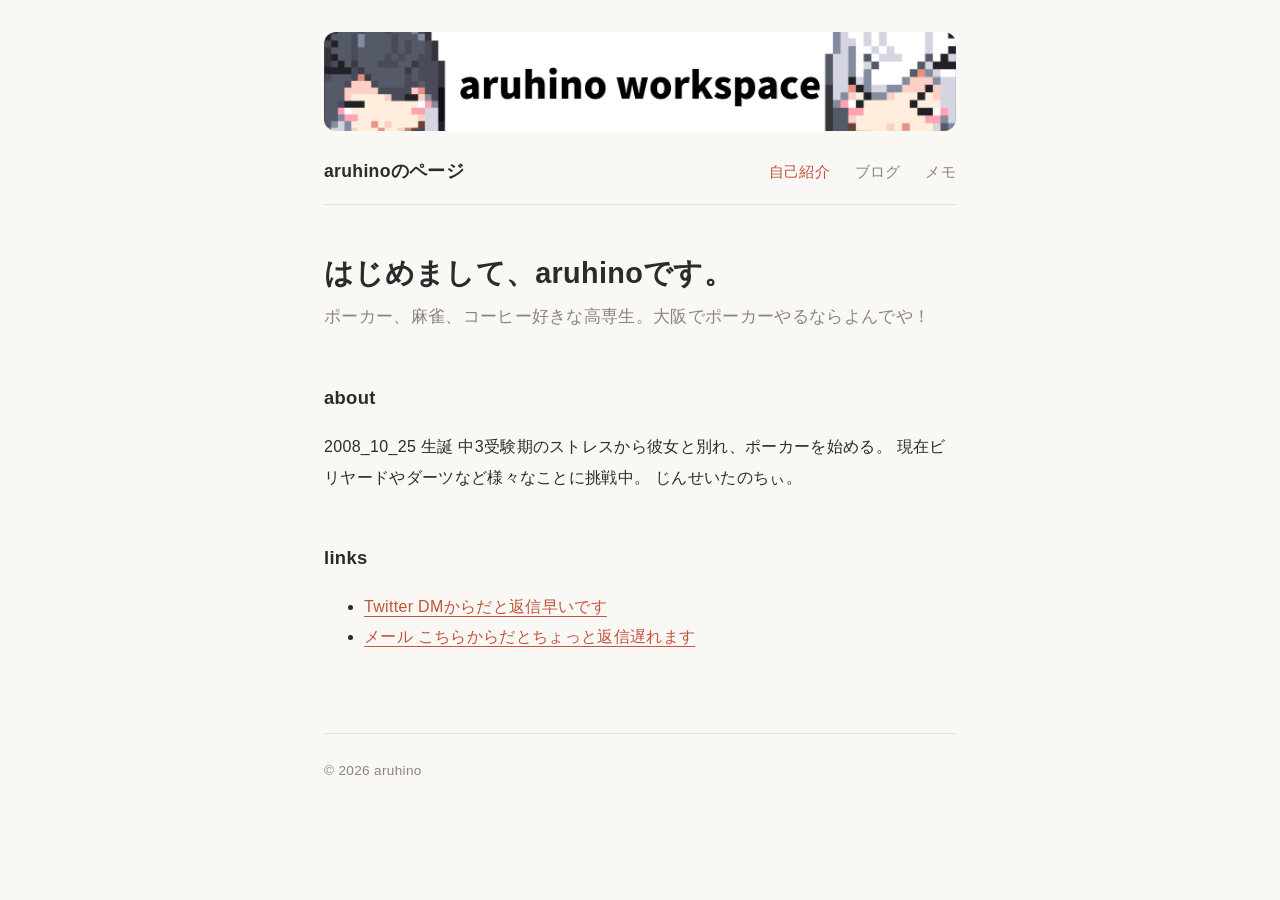
<file: index.html>
<!DOCTYPE html>
<html lang="ja">
  <img class="hero" src="header.png" alt="サイトのヘッダー画像">
<head>
  <meta charset="UTF-8">
  <meta name="viewport" content="width=device-width, initial-scale=1">
  <title>自己紹介 | aruhinoのページ</title>
  <link rel="stylesheet" href="style.css">
</head>
<body>

  <header>
    <a class="site-title" href="index.html">aruhinoのページ</a>
    <nav>
      <a href="index.html" aria-current="page">自己紹介</a>
      <a href="blog.html">ブログ</a>
      <a href="memo.html">メモ</a>
    </nav>
  </header>

  <main>
    <h1>はじめまして、aruhinoです。</h1>
    <p class="lead">ポーカー、麻雀、コーヒー好きな高専生。大阪でポーカーやるならよんでや！</p>

    <h2>about</h2>
    <p>
      2008_10_25 生誕
      中3受験期のストレスから彼女と別れ、ポーカーを始める。
      現在ビリヤードやダーツなど様々なことに挑戦中。
      じんせいたのちぃ。
    </p>

    <h2>links</h2>
    <ul>
      <li><a href="https://x.com/aruhino_1025">Twitter DMからだと返信早いです</a></li>
      <li><a href="mailto:aruhino.0905@gmail.com">メール こちらからだとちょっと返信遅れます</a></li>
    </ul>
  </main>

  <footer>© 2026 aruhino</footer>

</body>
</html>
</file>
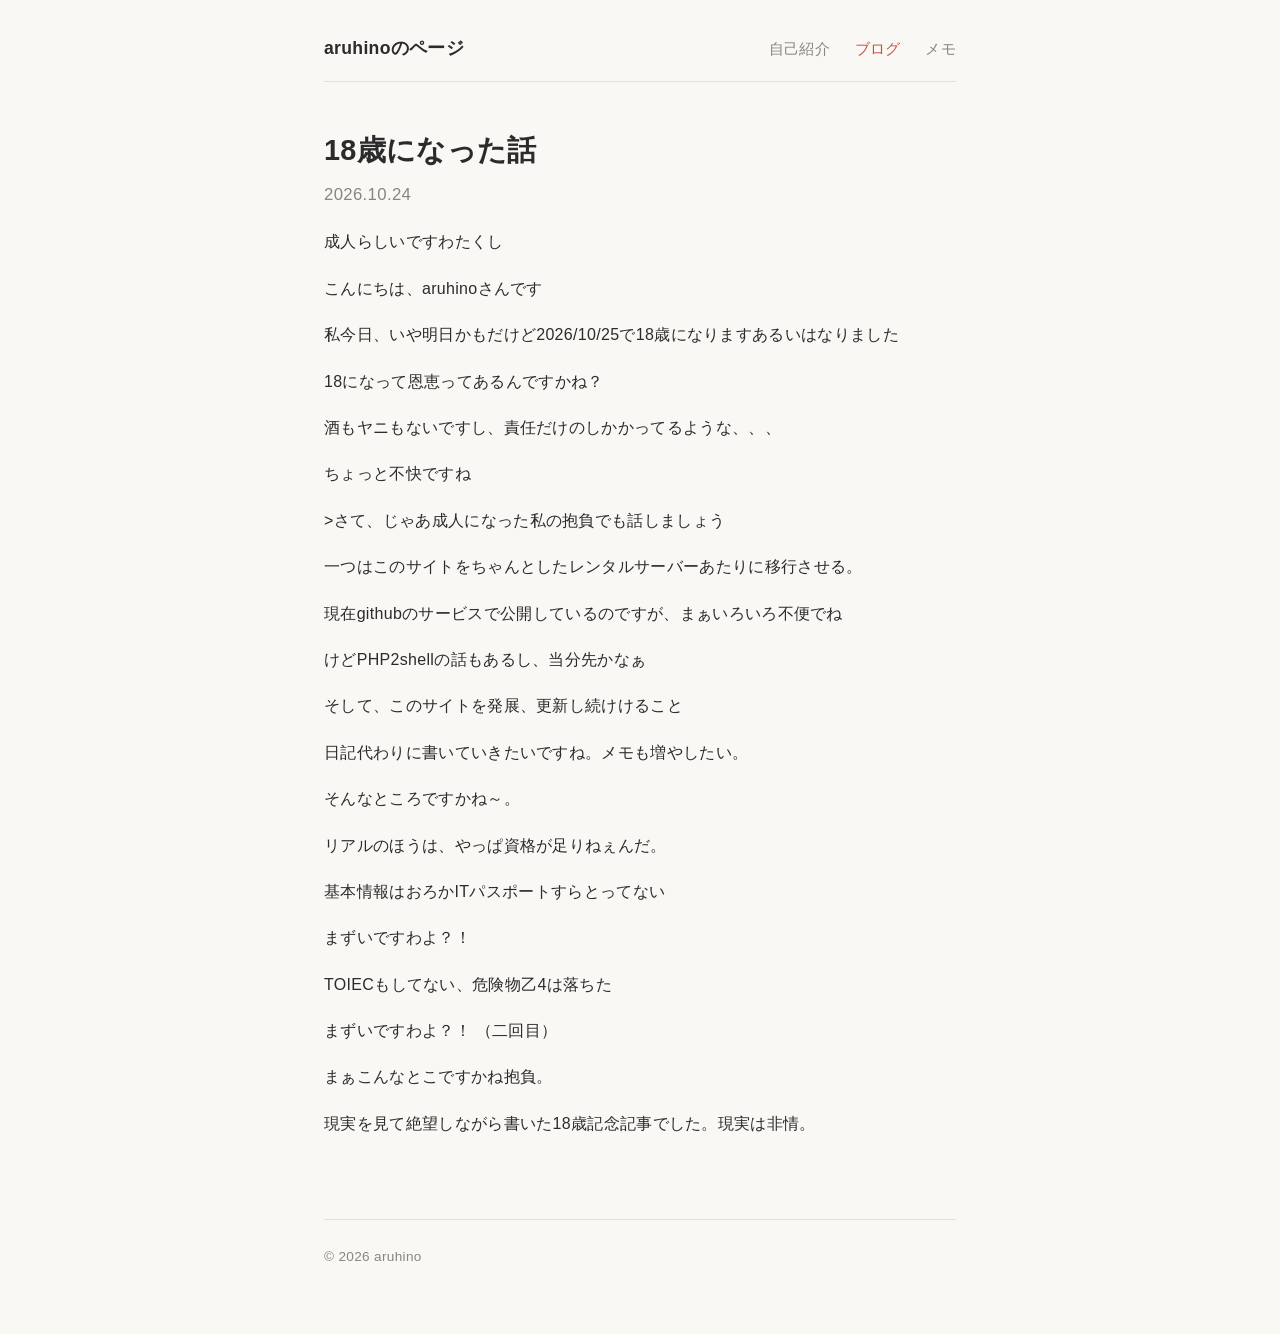
<file: 2026-10-24.html>
<!DOCTYPE html>
<html lang="ja">
<head>
  <meta charset="UTF-8">
  <meta name="viewport" content="width=device-width, initial-scale=1">
  <title>18歳になった話 | aruhinoのページ</title>
  <!-- blog フォルダの中にあるので、パスの先頭に ../ が付く -->
  <link rel="stylesheet" href=style.css>
</head>
<body>

  <header>
    <a class="site-title" href=index.html>aruhinoのページ</a>
    <nav>
      <a href=index.html>自己紹介</a>
      <a href=blog.html aria-current="page">ブログ</a>
      <a href=memo.html>メモ</a>
    </nav>
  </header>

  <main>
    <article>
      <h1>18歳になった話</h1>
      <p class="lead"><time datetime="2026-10-22">2026.10.24</time></p>

      <!--<p>ここに記事の本文を書きます。段落ごとに &lt;p&gt; で囲みます。</p>

      <h2>見出し</h2>
      <p>新しい記事は、このファイルをコピーして名前を変え(例: 2026-10-23.html)、
      blog.html の一覧にリンクを足せば追加できます。</p>-->
      <h></h>成人らしいですわたくし
      <p>こんにちは、aruhinoさんです</p>
      <p>私今日、いや明日かもだけど2026/10/25で18歳になりますあるいはなりました</p>
      <p>18になって恩恵ってあるんですかね？</p>
      <p>酒もヤニもないですし、責任だけのしかかってるような、、、</p>
      <p>ちょっと不快ですね</p>
      <p>>さて、じゃあ成人になった私の抱負でも話しましょう</p>
      <p>一つはこのサイトをちゃんとしたレンタルサーバーあたりに移行させる。</p>
      <p>現在githubのサービスで公開しているのですが、まぁいろいろ不便でね</p>
      <p>けどPHP2shellの話もあるし、当分先かなぁ</p>
      <p>そして、このサイトを発展、更新し続けけること</p>
      <P>日記代わりに書いていきたいですね。メモも増やしたい。</P>
      <p>そんなところですかね～。</p>
      <p>リアルのほうは、やっぱ資格が足りねぇんだ。</p>
      <p>基本情報はおろかITパスポートすらとってない</p>
      <p>まずいですわよ？！</p>
      <p>TOIECもしてない、危険物乙4は落ちた</p>
      <P>まずいですわよ？！ （二回目）</P>
      <p>まぁこんなとこですかね抱負。</p>
      <p>現実を見て絶望しながら書いた18歳記念記事でした。現実は非情。</p>
    </article>
    </article>
  </main>

  <footer>© 2026 aruhino</footer>

</body>
</html>
</file>
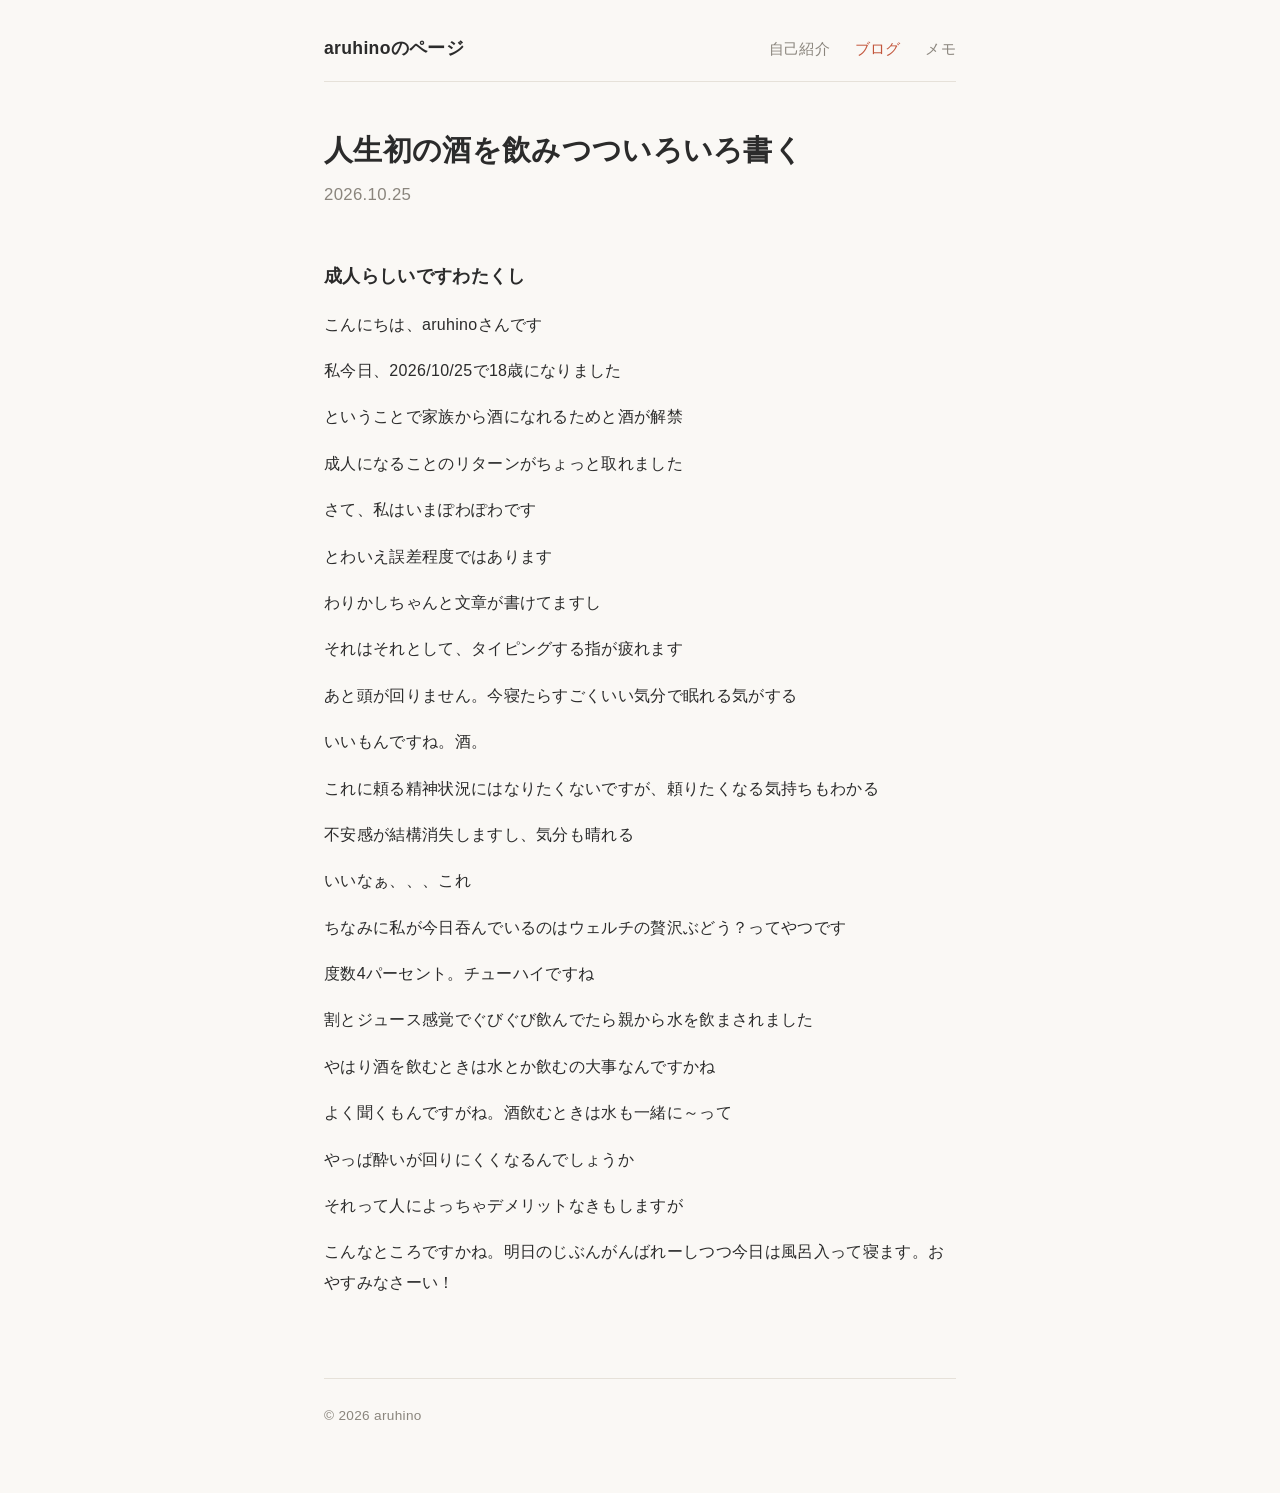
<file: 2026-10-25.html>
<!DOCTYPE html>
<html lang="ja">
<head>
  <meta charset="UTF-8">
  <meta name="viewport" content="width=device-width, initial-scale=1">
  <title>人生初の酒を飲みつついろいろ書く | aruhinoのページ</title>
  <!-- blog フォルダの中にあるので、パスの先頭に ../ が付く -->
  <link rel="stylesheet" href=style.css>
</head>
<body>

  <header>
    <a class="site-title" href=index.html>aruhinoのページ</a>
    <nav>
      <a href=index.html>自己紹介</a>
      <a href=blog.html aria-current="page">ブログ</a>
      <a href=memo.html>メモ</a>
    </nav>
  </header>

  <main>
    <article>
      <h1>人生初の酒を飲みつついろいろ書く</h1>
      <p class="lead"><time datetime="2026-10-25">2026.10.25</time></p>

      <!--<p>ここに記事の本文を書きます。段落ごとに &lt;p&gt; で囲みます。</p>

      <h2>見出し</h2>
      <p>新しい記事は、このファイルをコピーして名前を変え(例: 2026-10-23.html)、
      blog.html の一覧にリンクを足せば追加できます。</p>-->
      <h2>成人らしいですわたくし</h2>
      <p>こんにちは、aruhinoさんです</p>
      <p>私今日、2026/10/25で18歳になりました</p>
      <p>ということで家族から酒になれるためと酒が解禁</p>
      <p>成人になることのリターンがちょっと取れました</p>
      <p>さて、私はいまぽわぽわです</p>
      <p>とわいえ誤差程度ではあります</p>
      <p>わりかしちゃんと文章が書けてますし</p>
      <p>それはそれとして、タイピングする指が疲れます</p>
      <p>あと頭が回りません。今寝たらすごくいい気分で眠れる気がする</p>
      <P>いいもんですね。酒。</p>
      <p>これに頼る精神状況にはなりたくないですが、頼りたくなる気持ちもわかる</p>
      <p>不安感が結構消失しますし、気分も晴れる</p>
      <p>いいなぁ、、、これ</p>
      <p>ちなみに私が今日吞んでいるのはウェルチの贅沢ぶどう？ってやつです</p>
      <p>度数4パーセント。チューハイですね</p>
      <P>割とジュース感覚でぐびぐび飲んでたら親から水を飲まされました</P>
      <p>やはり酒を飲むときは水とか飲むの大事なんですかね</p>
      <p>よく聞くもんですがね。酒飲むときは水も一緒に～って</p>
      <p>やっぱ酔いが回りにくくなるんでしょうか</p>
      <p>それって人によっちゃデメリットなきもしますが</p>
      <p>こんなところですかね。明日のじぶんがんばれーしつつ今日は風呂入って寝ます。おやすみなさーい！</p>
    </article>
    </article>
  </main>

  <footer>© 2026 aruhino</footer>

</body>
</html>
</file>
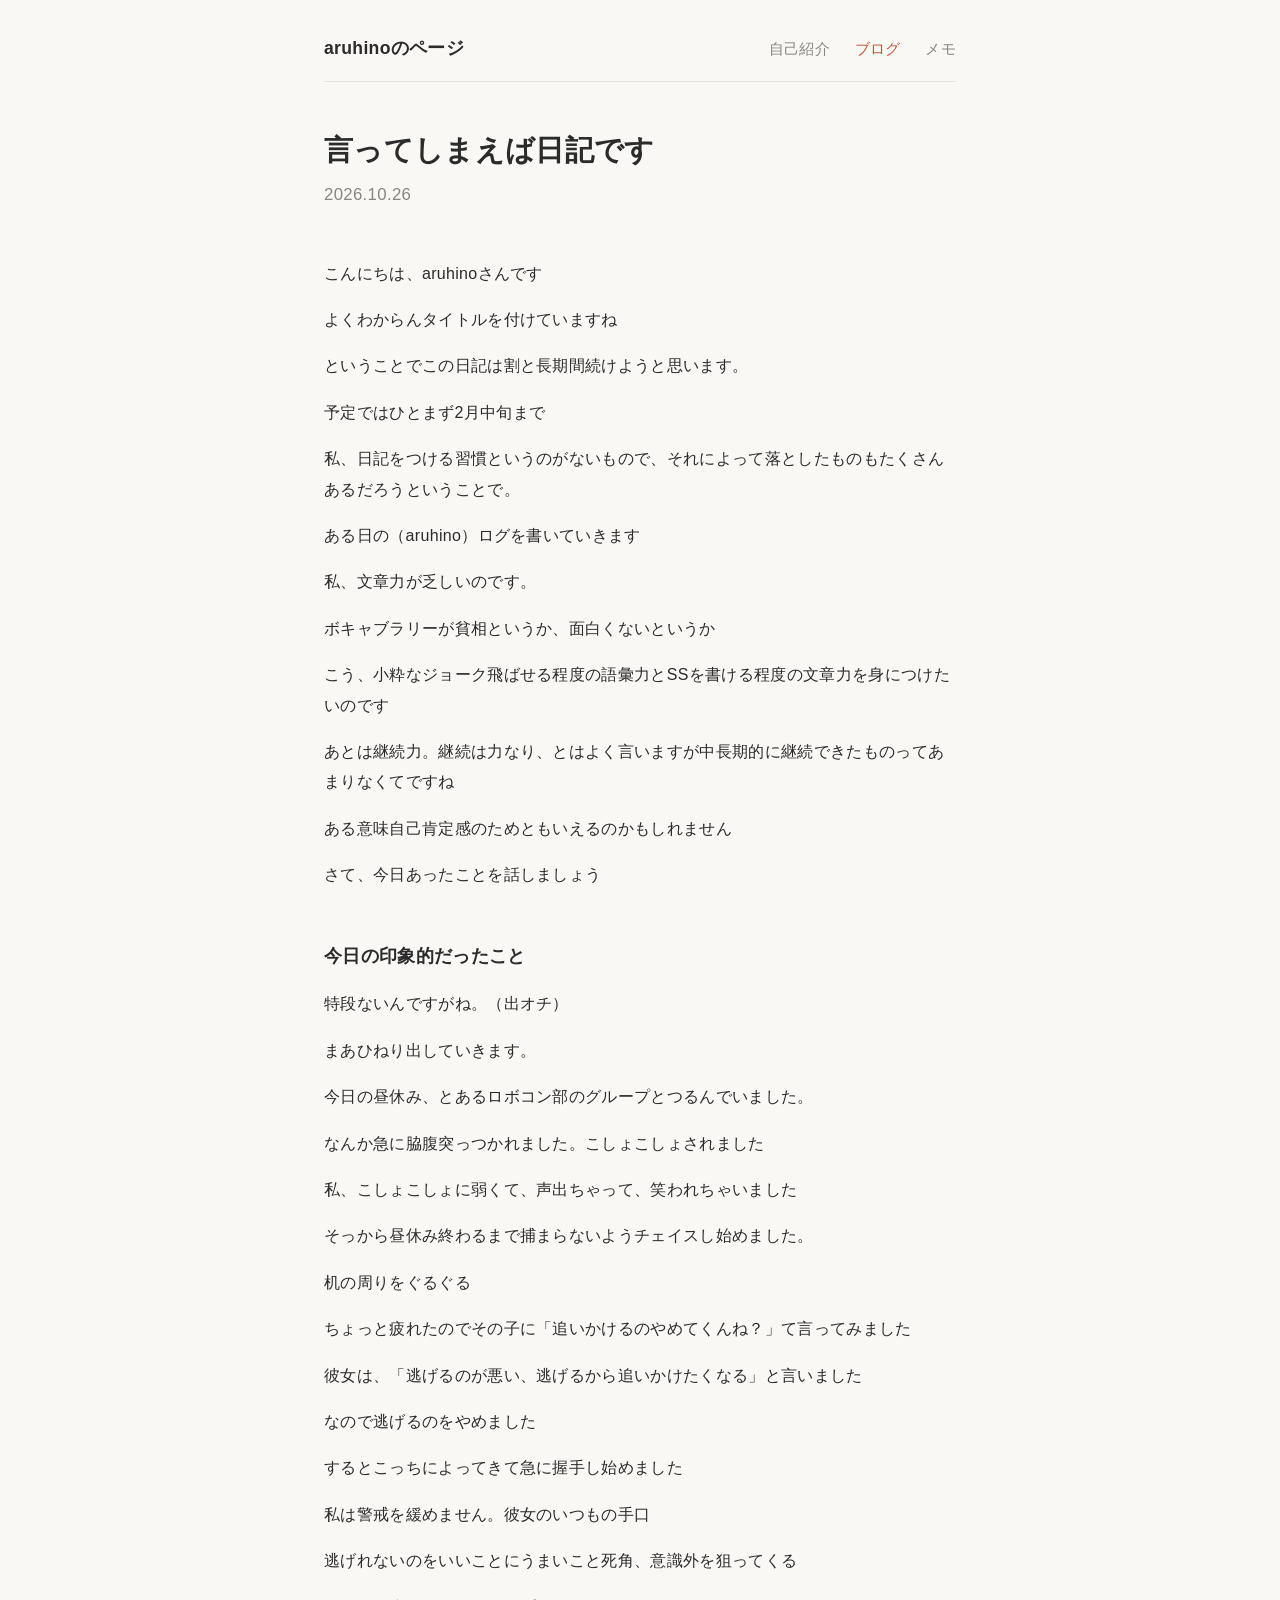
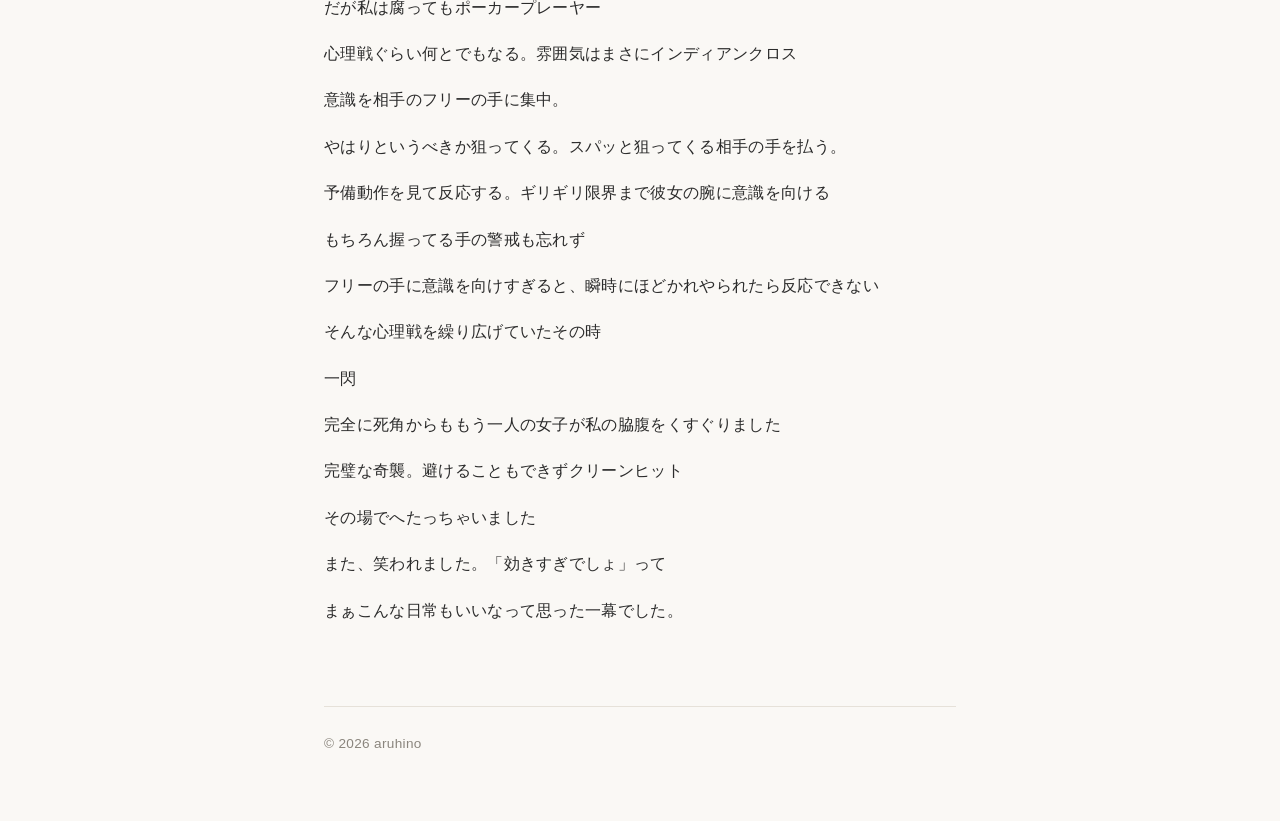
<file: 2026-10-26.html>
<!DOCTYPE html>
<html lang="ja">
<head>
  <meta charset="UTF-8">
  <meta name="viewport" content="width=device-width, initial-scale=1">
  <title>今日あったことをいろいろ書いてみることを中長期的に継続することによる記憶や人格へ影響の調査 | aruhinoのページ</title>
  <!-- blog フォルダの中にあるので、パスの先頭に ../ が付く -->
  <link rel="stylesheet" href=style.css>
</head>
<body>

  <header>
    <a class="site-title" href=index.html>aruhinoのページ</a>
    <nav>
      <a href=index.html>自己紹介</a>
      <a href=blog.html aria-current="page">ブログ</a>
      <a href=memo.html>メモ</a>
    </nav>
  </header>

  <main>
    <article>
      <h1>言ってしまえば日記です</h1>
      <p class="lead"><time datetime="2026-10-26">2026.10.26</time></p>

      <!--<p>ここに記事の本文を書きます。段落ごとに &lt;p&gt; で囲みます。</p>

      <h2>見出し</h2>
      <p>新しい記事は、このファイルをコピーして名前を変え(例: 2026-10-23.html)、
      blog.html の一覧にリンクを足せば追加できます。</p>-->
      <h2></h2>
      <p>こんにちは、aruhinoさんです</p>
      <p>よくわからんタイトルを付けていますね</p>
      <p>ということでこの日記は割と長期間続けようと思います。</p>
      <p>予定ではひとまず2月中旬まで</p>
      <p>私、日記をつける習慣というのがないもので、それによって落としたものもたくさんあるだろうということで。</p>
      <p>ある日の（aruhino）ログを書いていきます</p>
      <p>私、文章力が乏しいのです。</p>
      <p>ボキャブラリーが貧相というか、面白くないというか</p>
      <p>こう、小粋なジョーク飛ばせる程度の語彙力とSSを書ける程度の文章力を身につけたいのです</p>
      <P>あとは継続力。継続は力なり、とはよく言いますが中長期的に継続できたものってあまりなくてですね</p>
      <p>ある意味自己肯定感のためともいえるのかもしれません</p>
      <p>さて、今日あったことを話しましょう</p>
      <h2>今日の印象的だったこと</h2>
      <p>特段ないんですがね。（出オチ）</p>
      <p>まあひねり出していきます。</p>
      <P>今日の昼休み、とあるロボコン部のグループとつるんでいました。</P>
      <p>なんか急に脇腹突っつかれました。こしょこしょされました</p>
      <p>私、こしょこしょに弱くて、声出ちゃって、笑われちゃいました</p>
      <p>そっから昼休み終わるまで捕まらないようチェイスし始めました。</p>
      <p>机の周りをぐるぐる</p>
      <p>ちょっと疲れたのでその子に「追いかけるのやめてくんね？」て言ってみました</p>
      <p>彼女は、「逃げるのが悪い、逃げるから追いかけたくなる」と言いました</p>
      <p>なので逃げるのをやめました</p>
      <p>するとこっちによってきて急に握手し始めました</p>
      <p>私は警戒を緩めません。彼女のいつもの手口</p>
      <p>逃げれないのをいいことにうまいこと死角、意識外を狙ってくる</p>
      <p>だが私は腐ってもポーカープレーヤー</p>
      <p>心理戦ぐらい何とでもなる。雰囲気はまさにインディアンクロス</p>
      <p>意識を相手のフリーの手に集中。</p>
      <p>やはりというべきか狙ってくる。スパッと狙ってくる相手の手を払う。</p>
      <p>予備動作を見て反応する。ギリギリ限界まで彼女の腕に意識を向ける</p>
      <p>もちろん握ってる手の警戒も忘れず</p>
      <p>フリーの手に意識を向けすぎると、瞬時にほどかれやられたら反応できない</p>
      <p>そんな心理戦を繰り広げていたその時</p>
      <p>一閃</p>
      <p>完全に死角からももう一人の女子が私の脇腹をくすぐりました</p>
      <p>完璧な奇襲。避けることもできずクリーンヒット</p>
      <p>その場でへたっちゃいました</p>
      <p>また、笑われました。「効きすぎでしょ」って</p>
      <p>まぁこんな日常もいいなって思った一幕でした。</p>
    </article>
    </article>
  </main>

  <footer>© 2026 aruhino</footer>

</body>
</html>
</file>
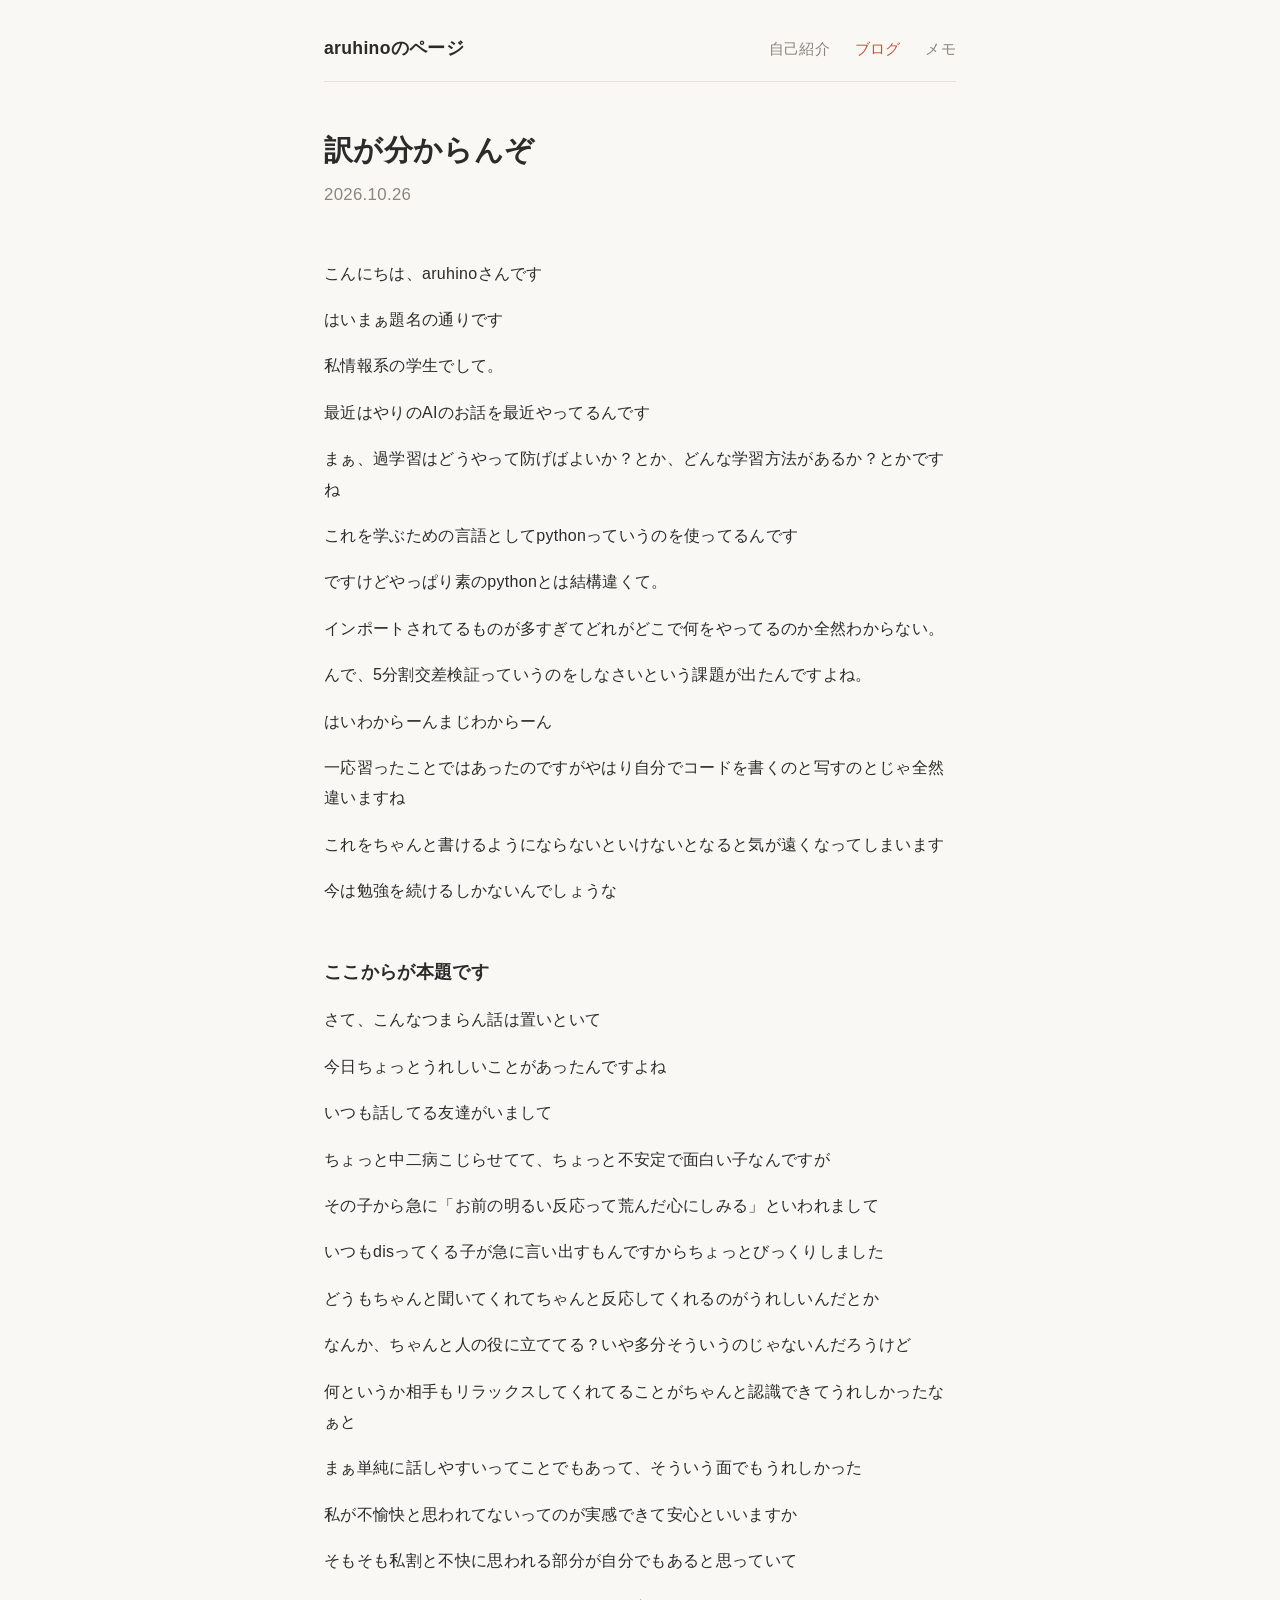
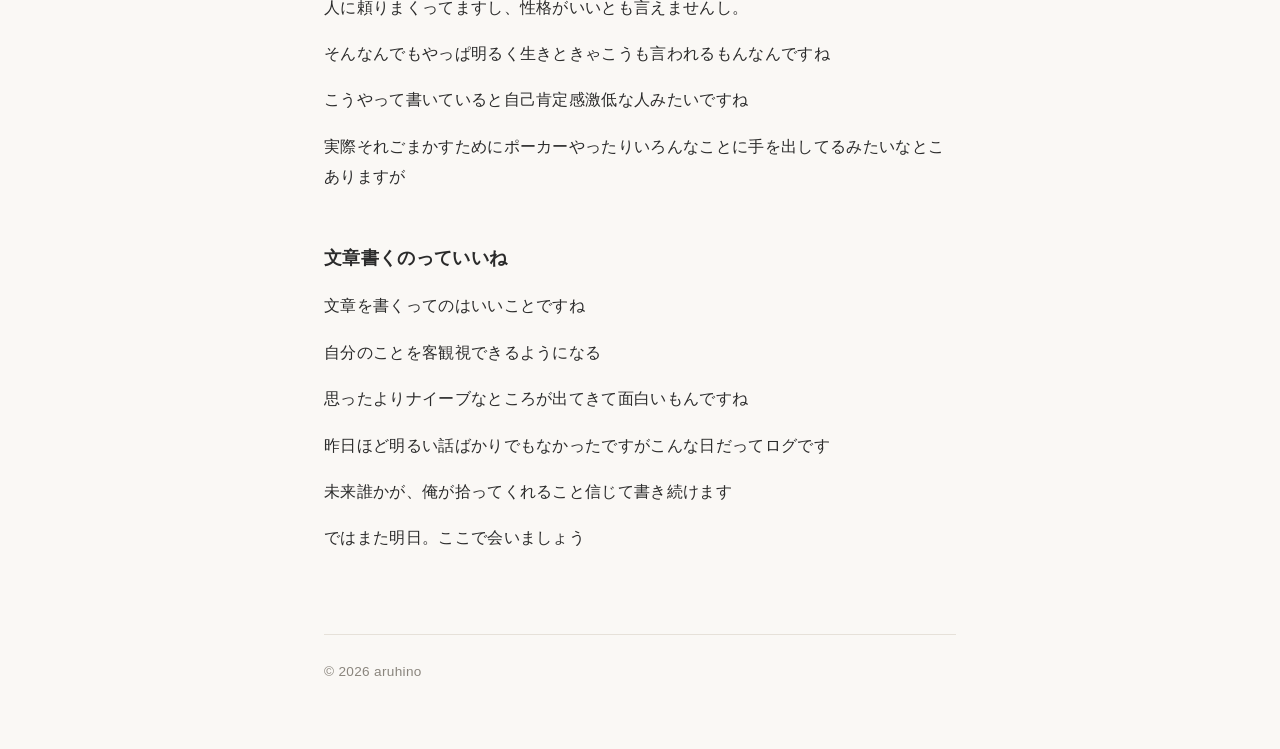
<file: 2026-10-27.html>
<!DOCTYPE html>
<html lang="ja">
<head>
  <meta charset="UTF-8">
  <meta name="viewport" content="width=device-width, initial-scale=1">
  <title>授業が普通に地獄 | aruhinoのページ</title>
  <!-- blog フォルダの中にあるので、パスの先頭に ../ が付く -->
  <link rel="stylesheet" href=style.css>
</head>
<body>

  <header>
    <a class="site-title" href=index.html>aruhinoのページ</a>
    <nav>
      <a href=index.html>自己紹介</a>
      <a href=blog.html aria-current="page">ブログ</a>
      <a href=memo.html>メモ</a>
    </nav>
  </header>

  <main>
    <article>
      <h1>訳が分からんぞ</h1>
      <p class="lead"><time datetime="2026-10-26">2026.10.26</time></p>

      <!--<p>ここに記事の本文を書きます。段落ごとに &lt;p&gt; で囲みます。</p>

      <h2>見出し</h2>
      <p>新しい記事は、このファイルをコピーして名前を変え(例: 2026-10-23.html)、
      blog.html の一覧にリンクを足せば追加できます。</p>-->
      <h2></h2>
      <p>こんにちは、aruhinoさんです</p>
      <p>はいまぁ題名の通りです</p>
      <p>私情報系の学生でして。</p>
      <p>最近はやりのAIのお話を最近やってるんです</p>
      <p>まぁ、過学習はどうやって防げばよいか？とか、どんな学習方法があるか？とかですね</p>
      <p>これを学ぶための言語としてpythonっていうのを使ってるんです</p>
      <p>ですけどやっぱり素のpythonとは結構違くて。</p>
      <p>インポートされてるものが多すぎてどれがどこで何をやってるのか全然わからない。</p>
      <p>んで、5分割交差検証っていうのをしなさいという課題が出たんですよね。</p>
      <P>はいわからーんまじわからーん</p>
      <p>一応習ったことではあったのですがやはり自分でコードを書くのと写すのとじゃ全然違いますね</p>
      <p>これをちゃんと書けるようにならないといけないとなると気が遠くなってしまいます</p>
      <p>今は勉強を続けるしかないんでしょうな</p>
      <h2>ここからが本題です</h2>
      <p>さて、こんなつまらん話は置いといて</p>
      <P>今日ちょっとうれしいことがあったんですよね</P>
      <p>いつも話してる友達がいまして</p>
      <p>ちょっと中二病こじらせてて、ちょっと不安定で面白い子なんですが</p>
      <p>その子から急に「お前の明るい反応って荒んだ心にしみる」といわれまして</p>
      <p>いつもdisってくる子が急に言い出すもんですからちょっとびっくりしました</p>
      <p>どうもちゃんと聞いてくれてちゃんと反応してくれるのがうれしいんだとか</p>
      <p>なんか、ちゃんと人の役に立ててる？いや多分そういうのじゃないんだろうけど</p>
      <p>何というか相手もリラックスしてくれてることがちゃんと認識できてうれしかったなぁと</p>
      <p>まぁ単純に話しやすいってことでもあって、そういう面でもうれしかった</p>
      <p>私が不愉快と思われてないってのが実感できて安心といいますか</p>
      <p>そもそも私割と不快に思われる部分が自分でもあると思っていて</p>
      <p>人に頼りまくってますし、性格がいいとも言えませんし。</p>
      <p>そんなんでもやっぱ明るく生きときゃこうも言われるもんなんですね</p>
      <p>こうやって書いていると自己肯定感激低な人みたいですね</p>
      <p>実際それごまかすためにポーカーやったりいろんなことに手を出してるみたいなとこありますが</p>
      <h2>文章書くのっていいね</h2>
      <p>文章を書くってのはいいことですね</p>
      <p>自分のことを客観視できるようになる</p>
      <p>思ったよりナイーブなところが出てきて面白いもんですね</p>
      <p>昨日ほど明るい話ばかりでもなかったですがこんな日だってログです</p>
      <p>未来誰かが、俺が拾ってくれること信じて書き続けます</p>
      <p>ではまた明日。ここで会いましょう</p>
    </article>
    </article>
  </main>

  <footer>© 2026 aruhino</footer>

</body>
</html>
</file>
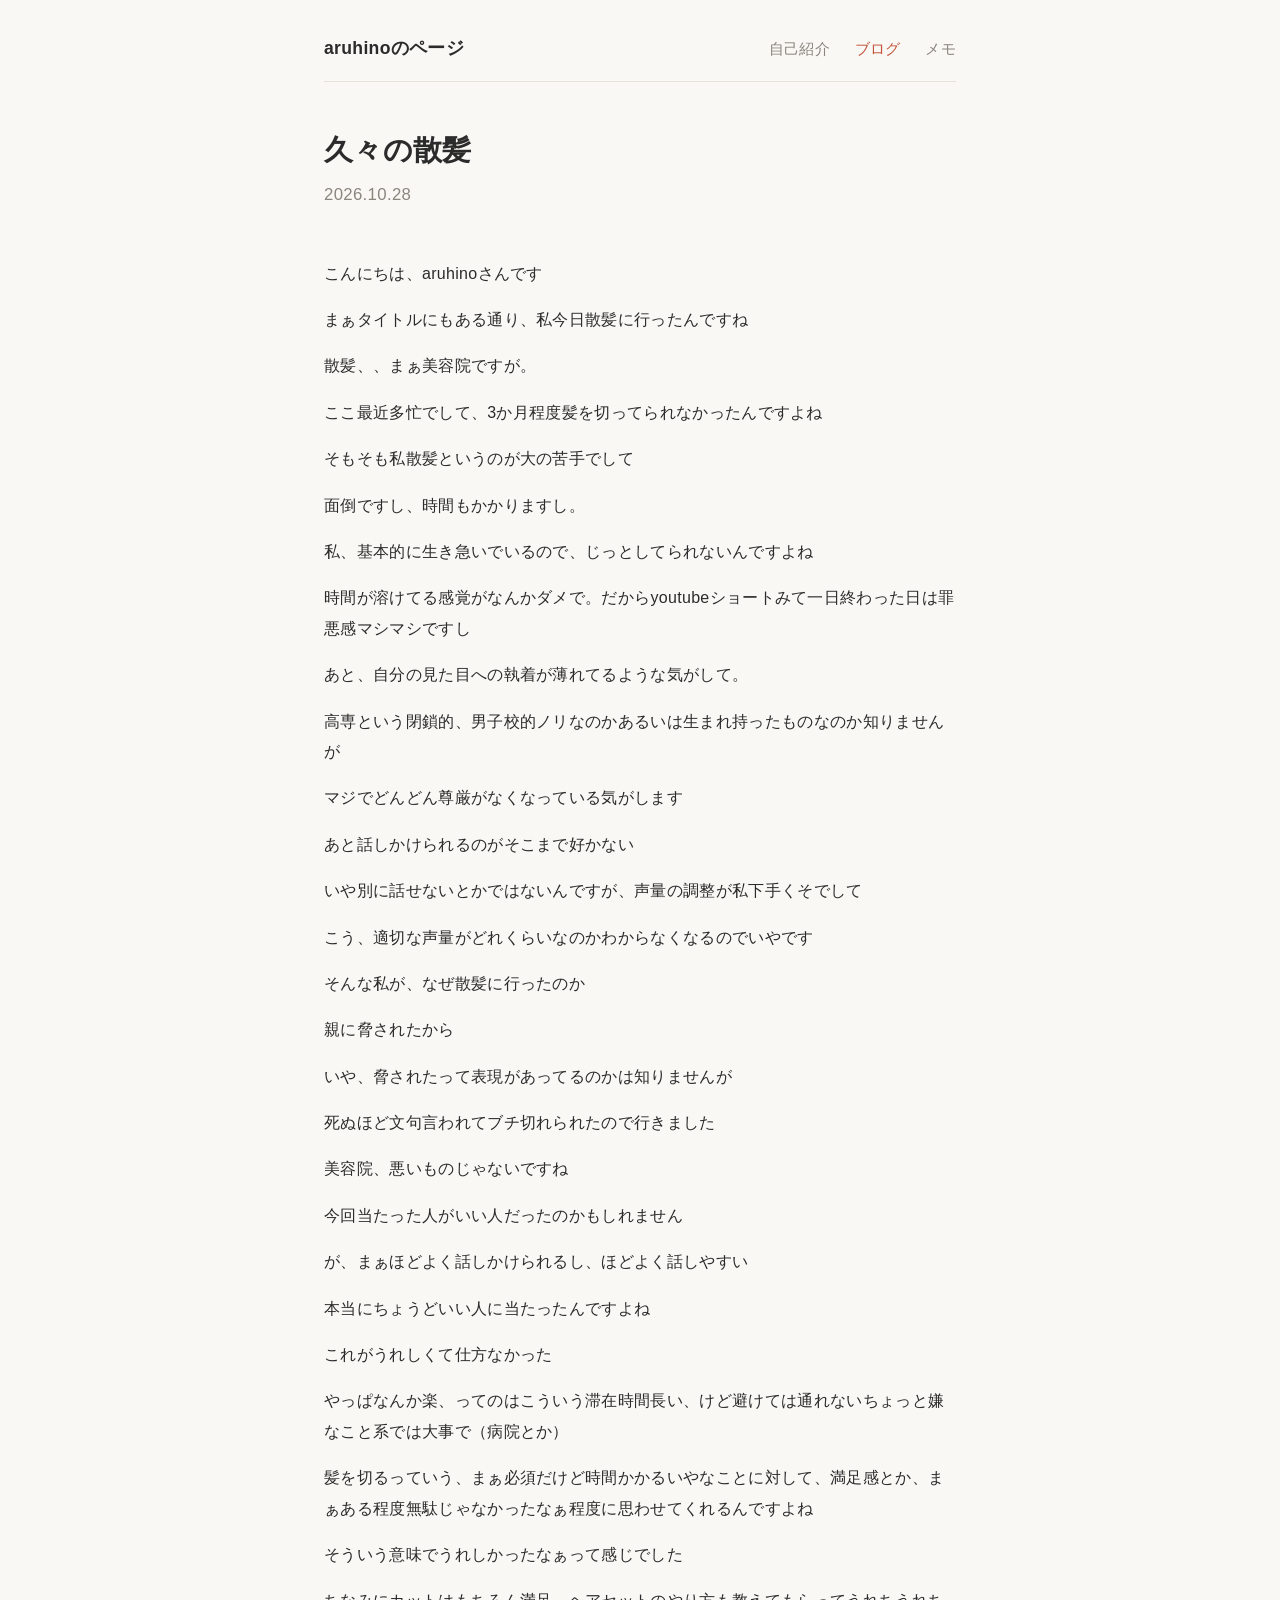
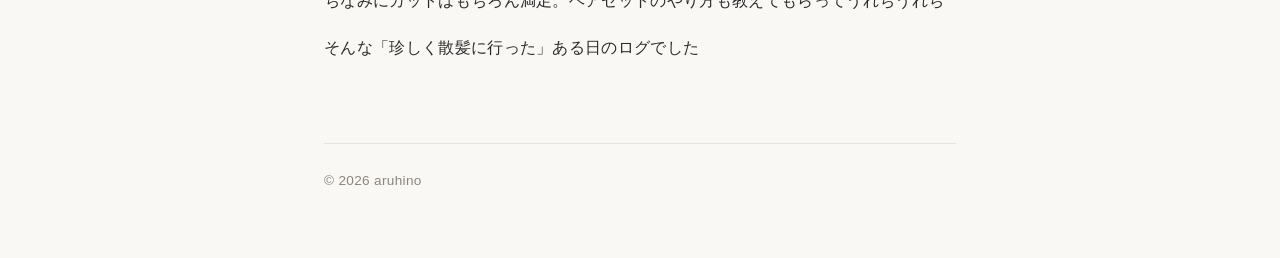
<file: 2026-10-28.html>
<!DOCTYPE html>
<html lang="ja">
<head>
  <meta charset="UTF-8">
  <meta name="viewport" content="width=device-width, initial-scale=1">
  <title>髪を切った | aruhinoのページ</title>
  <!-- blog フォルダの中にあるので、パスの先頭に ../ が付く -->
  <link rel="stylesheet" href=style.css>
</head>
<body>

  <header>
    <a class="site-title" href=index.html>aruhinoのページ</a>
    <nav>
      <a href=index.html>自己紹介</a>
      <a href=blog.html aria-current="page">ブログ</a>
      <a href=memo.html>メモ</a>
    </nav>
  </header>

  <main>
    <article>
      <h1>久々の散髪</h1>
      <p class="lead"><time datetime="2026-10-28">2026.10.28</time></p>

      <!--<p>ここに記事の本文を書きます。段落ごとに &lt;p&gt; で囲みます。</p>

      <h2>見出し</h2>
      <p>新しい記事は、このファイルをコピーして名前を変え(例: 2026-10-23.html)、
      blog.html の一覧にリンクを足せば追加できます。</p>-->
      <h2></h2>
      <p>こんにちは、aruhinoさんです</p>
      <p>まぁタイトルにもある通り、私今日散髪に行ったんですね</p>
      <p>散髪、、まぁ美容院ですが。</p>
      <p>ここ最近多忙でして、3か月程度髪を切ってられなかったんですよね</p>
      <p>そもそも私散髪というのが大の苦手でして</p>
      <p>面倒ですし、時間もかかりますし。</p>
      <p>私、基本的に生き急いでいるので、じっとしてられないんですよね</p>
      <p>時間が溶けてる感覚がなんかダメで。だからyoutubeショートみて一日終わった日は罪悪感マシマシですし</p>
      <p>あと、自分の見た目への執着が薄れてるような気がして。</p>
      <p>高専という閉鎖的、男子校的ノリなのかあるいは生まれ持ったものなのか知りませんが</p>
      <p>マジでどんどん尊厳がなくなっている気がします</p>
      <p>あと話しかけられるのがそこまで好かない</p>
      <p>いや別に話せないとかではないんですが、声量の調整が私下手くそでして</p>
      <p>こう、適切な声量がどれくらいなのかわからなくなるのでいやです</p>
      <p>そんな私が、なぜ散髪に行ったのか</p>
      <p>親に脅されたから</p>
      <p>いや、脅されたって表現があってるのかは知りませんが</p>
      <p>死ぬほど文句言われてブチ切れられたので行きました</p>
      <p>美容院、悪いものじゃないですね</p>
      <p>今回当たった人がいい人だったのかもしれません</p>
      <p>が、まぁほどよく話しかけられるし、ほどよく話しやすい</p>
      <p>本当にちょうどいい人に当たったんですよね</p>
      <p>これがうれしくて仕方なかった</p>
      <p>やっぱなんか楽、ってのはこういう滞在時間長い、けど避けては通れないちょっと嫌なこと系では大事で（病院とか）</p>
      <p>髪を切るっていう、まぁ必須だけど時間かかるいやなことに対して、満足感とか、まぁある程度無駄じゃなかったなぁ程度に思わせてくれるんですよね</p>
      <p>そういう意味でうれしかったなぁって感じでした</p>
      <p>ちなみにカットはもちろん満足。ヘアセットのやり方も教えてもらってうれちうれち</p>
      <p>そんな「珍しく散髪に行った」ある日のログでした</p>
      <p></p>
    </article>
    </article>
  </main>

  <footer>© 2026 aruhino</footer>

</body>
</html>
</file>
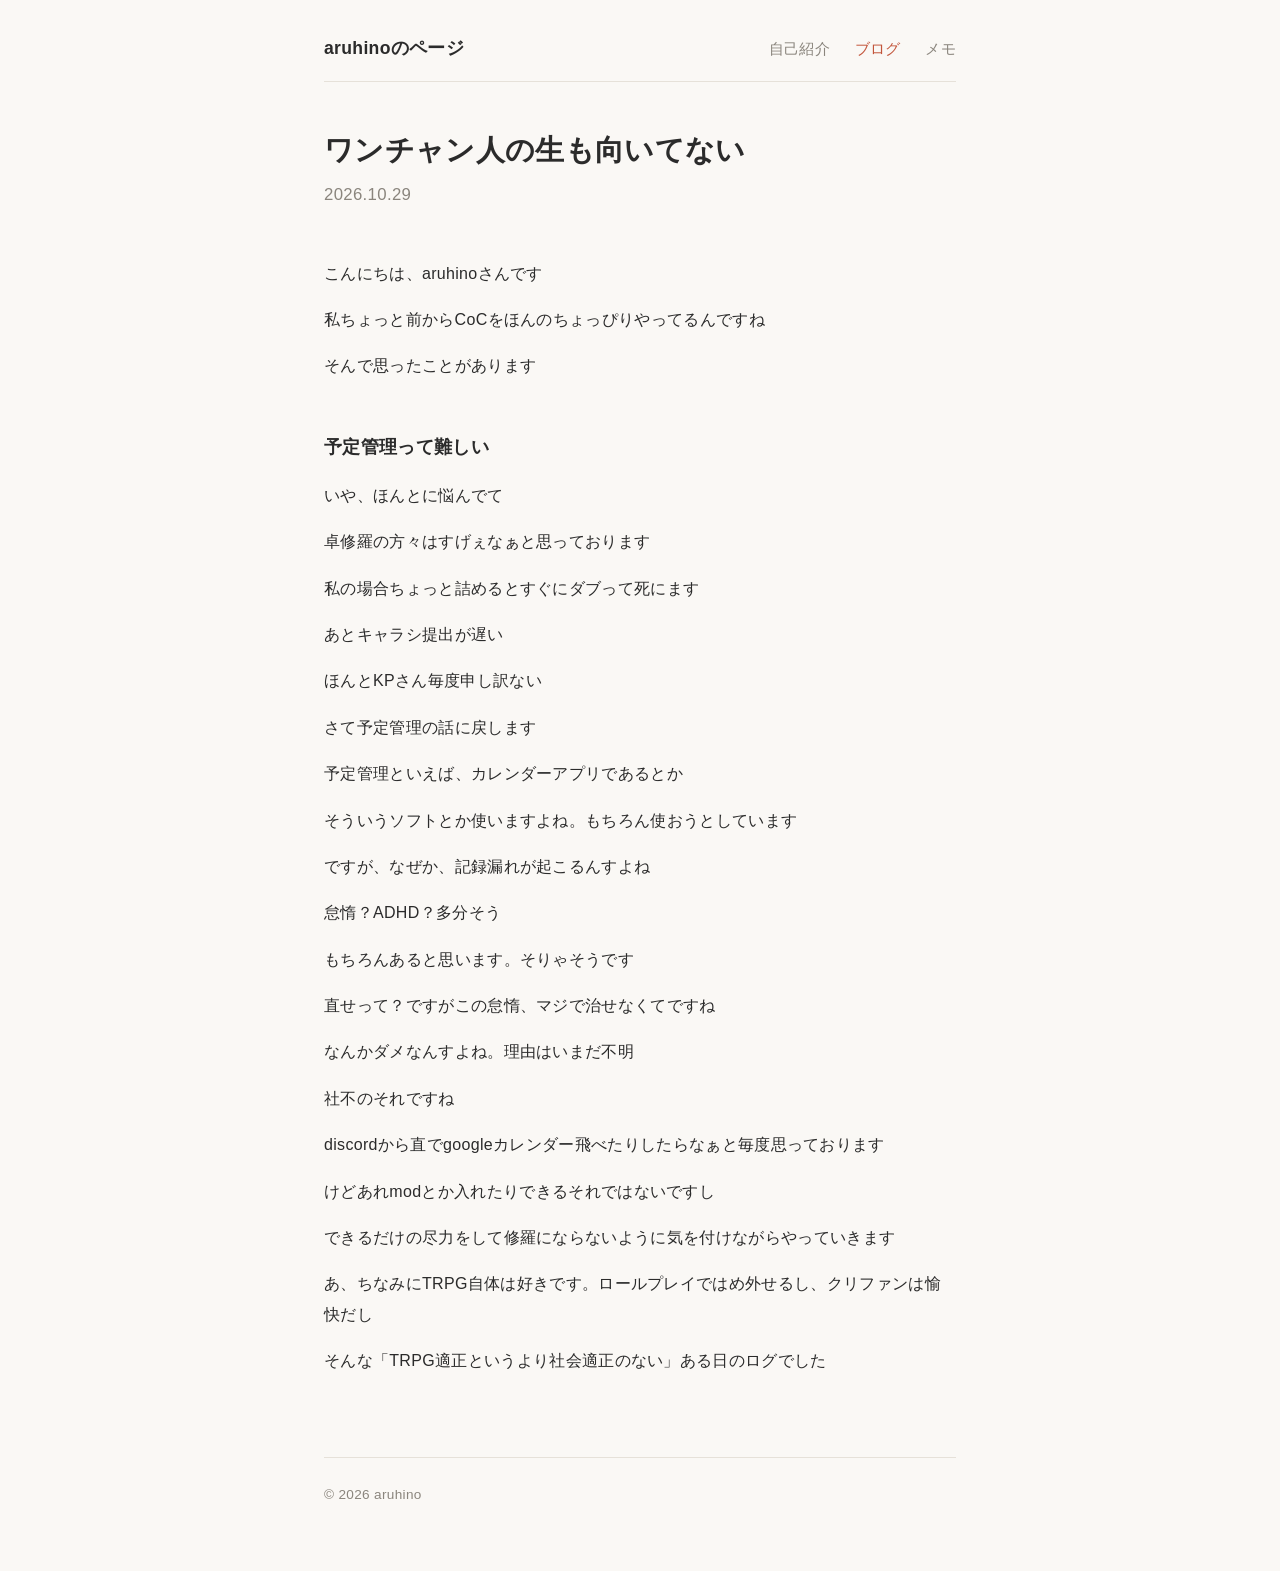
<file: 2026-10-29.html>
<!DOCTYPE html>
<html lang="ja">
<head>
  <meta charset="UTF-8">
  <meta name="viewport" content="width=device-width, initial-scale=1">
  <title>私にはちょっとTRPGとやらは向いてないのかもしれない | aruhinoのページ</title>
  <!-- blog フォルダの中にあるので、パスの先頭に ../ が付く -->
  <link rel="stylesheet" href=style.css>
</head>
<body>

  <header>
    <a class="site-title" href=index.html>aruhinoのページ</a>
    <nav>
      <a href=index.html>自己紹介</a>
      <a href=blog.html aria-current="page">ブログ</a>
      <a href=memo.html>メモ</a>
    </nav>
  </header>

  <main>
    <article>
      <h1>ワンチャン人の生も向いてない</h1>
      <p class="lead"><time datetime="2026-10-29">2026.10.29</time></p>

      <!--<p>ここに記事の本文を書きます。段落ごとに &lt;p&gt; で囲みます。</p>

      <h2>見出し</h2>
      <p>新しい記事は、このファイルをコピーして名前を変え(例: 2026-10-23.html)、
      blog.html の一覧にリンクを足せば追加できます。</p>-->
      <h2></h2>
      <p>こんにちは、aruhinoさんです</p>
      <p>私ちょっと前からCoCをほんのちょっぴりやってるんですね</p>
      <p>そんで思ったことがあります</p>
      <h2>予定管理って難しい</h2>
      <p>いや、ほんとに悩んでて</p>
      <p>卓修羅の方々はすげぇなぁと思っております</p>
      <p>私の場合ちょっと詰めるとすぐにダブって死にます</p>
      <p>あとキャラシ提出が遅い</p>
      <p>ほんとKPさん毎度申し訳ない</p>
      <p>さて予定管理の話に戻します</p>
      <p>予定管理といえば、カレンダーアプリであるとか</p>
      <p>そういうソフトとか使いますよね。もちろん使おうとしています</p>
      <p>ですが、なぜか、記録漏れが起こるんすよね</p>
      <p>怠惰？ADHD？多分そう</p>
      <p>もちろんあると思います。そりゃそうです</p>
      <p>直せって？ですがこの怠惰、マジで治せなくてですね</p>
      <p>なんかダメなんすよね。理由はいまだ不明</p>
      <p>社不のそれですね</p>
      <p>discordから直でgoogleカレンダー飛べたりしたらなぁと毎度思っております</p>
      <p>けどあれmodとか入れたりできるそれではないですし</p>
      <p>できるだけの尽力をして修羅にならないように気を付けながらやっていきます</p>
      <p>あ、ちなみにTRPG自体は好きです。ロールプレイではめ外せるし、クリファンは愉快だし</p>
      <p>そんな「TRPG適正というより社会適正のない」ある日のログでした</p>
      <p></p>
    </article>
    </article>
  </main>

  <footer>© 2026 aruhino</footer>

</body>
</html>
</file>
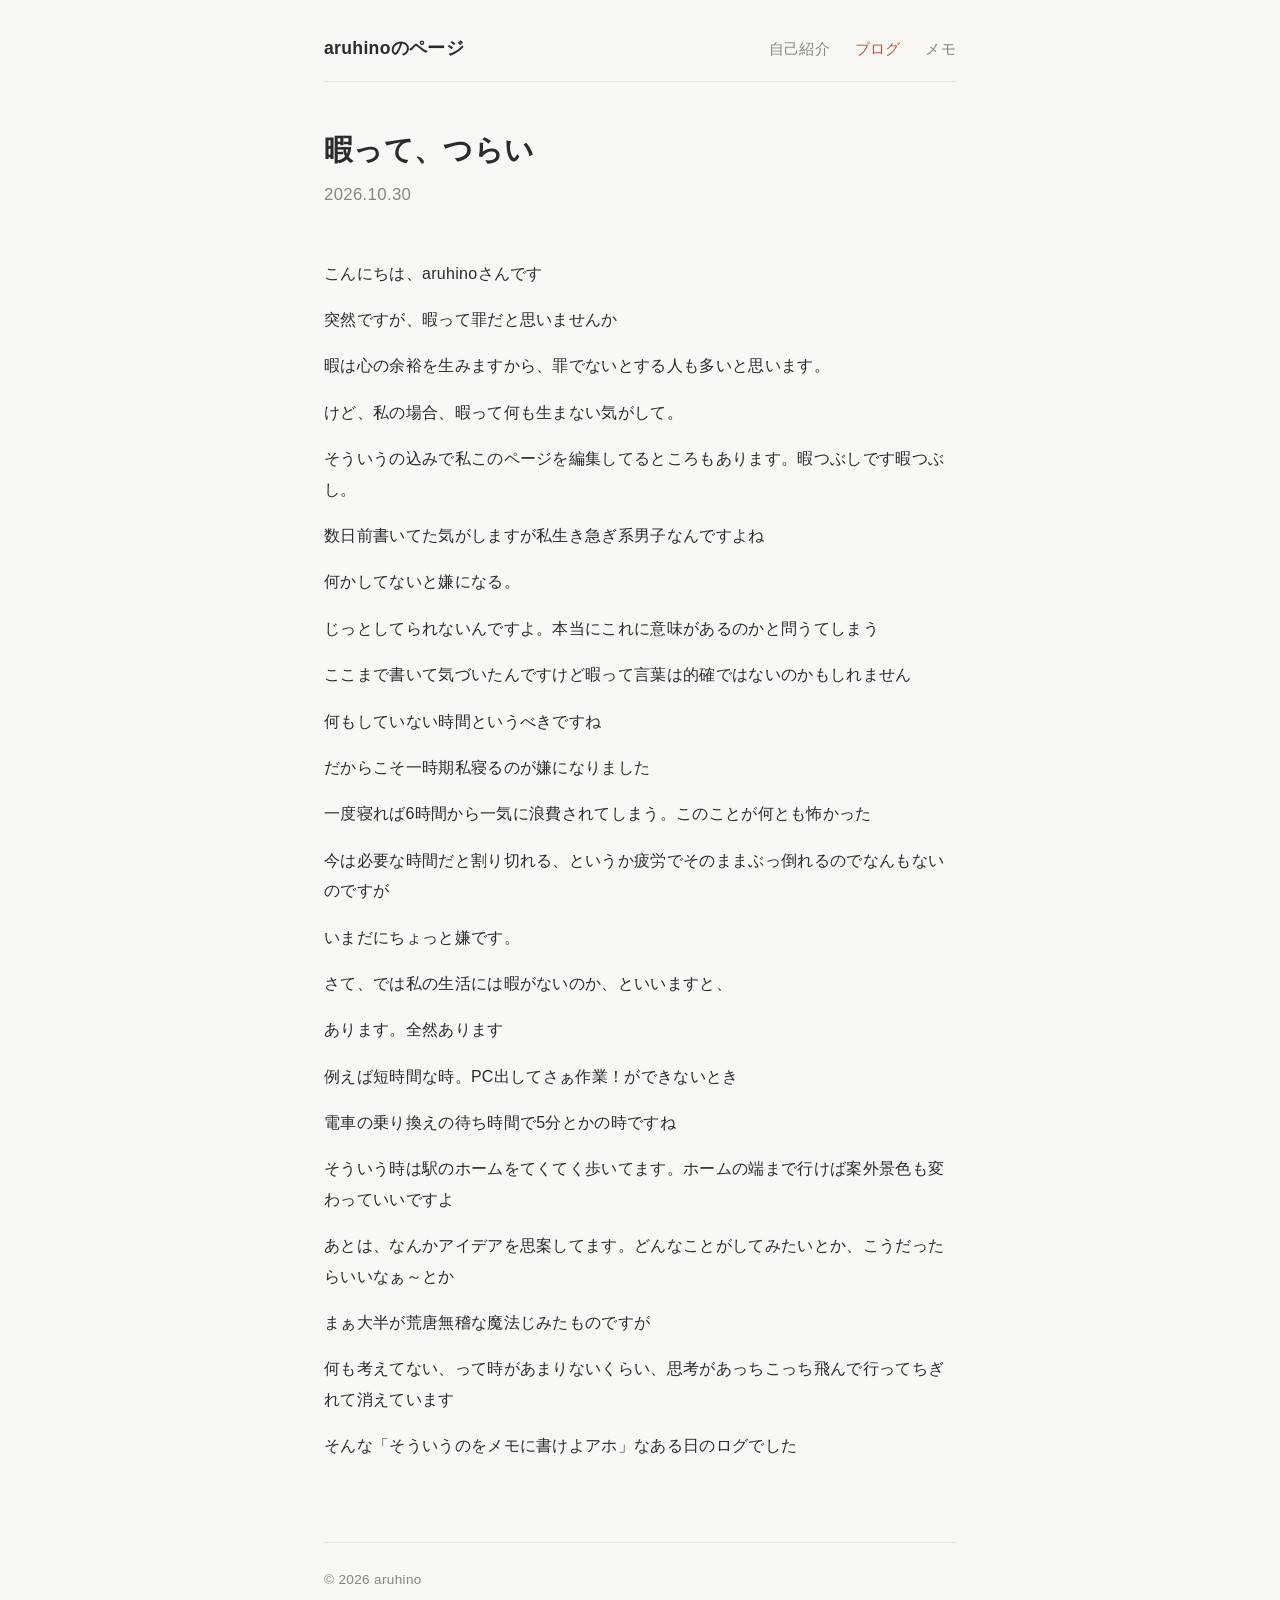
<file: 2026-10-30.html>
<!DOCTYPE html>
<html lang="ja">
<head>
  <meta charset="UTF-8">
  <meta name="viewport" content="width=device-width, initial-scale=1">
  <title>暇ってなんかやだ。 | aruhinoのページ</title>
  <!-- blog フォルダの中にあるので、パスの先頭に ../ が付く -->
  <link rel="stylesheet" href=style.css>
</head>
<body>

  <header>
    <a class="site-title" href=index.html>aruhinoのページ</a>
    <nav>
      <a href=index.html>自己紹介</a>
      <a href=blog.html aria-current="page">ブログ</a>
      <a href=memo.html>メモ</a>
    </nav>
  </header>

  <main>
    <article>
      <h1>暇って、つらい</h1>
      <p class="lead"><time datetime="2026-10-30">2026.10.30</time></p>

      <!--<p>ここに記事の本文を書きます。段落ごとに &lt;p&gt; で囲みます。</p>

      <h2>見出し</h2>
      <p>新しい記事は、このファイルをコピーして名前を変え(例: 2026-10-23.html)、
      blog.html の一覧にリンクを足せば追加できます。</p>-->
      <h2></h2>
      <p>こんにちは、aruhinoさんです</p>
      <p>突然ですが、暇って罪だと思いませんか</p>
      <p>暇は心の余裕を生みますから、罪でないとする人も多いと思います。</p>
      <p>けど、私の場合、暇って何も生まない気がして。</p>
      <p>そういうの込みで私このページを編集してるところもあります。暇つぶしです暇つぶし。</p>
      <p>数日前書いてた気がしますが私生き急ぎ系男子なんですよね</p>
      <p>何かしてないと嫌になる。</p>
      <p>じっとしてられないんですよ。本当にこれに意味があるのかと問うてしまう</p>
      <p>ここまで書いて気づいたんですけど暇って言葉は的確ではないのかもしれません</p>
      <p>何もしていない時間というべきですね</p>
      <p>だからこそ一時期私寝るのが嫌になりました</p>
      <p>一度寝れば6時間から一気に浪費されてしまう。このことが何とも怖かった</p>
      <p>今は必要な時間だと割り切れる、というか疲労でそのままぶっ倒れるのでなんもないのですが</p>
      <p>いまだにちょっと嫌です。</p>
      <p>さて、では私の生活には暇がないのか、といいますと、</p>
      <p>あります。全然あります</p>
      <p>例えば短時間な時。PC出してさぁ作業！ができないとき</p>
      <p>電車の乗り換えの待ち時間で5分とかの時ですね</p>
      <p>そういう時は駅のホームをてくてく歩いてます。ホームの端まで行けば案外景色も変わっていいですよ</p>
      <p>あとは、なんかアイデアを思案してます。どんなことがしてみたいとか、こうだったらいいなぁ～とか</p>
      <p>まぁ大半が荒唐無稽な魔法じみたものですが</p>
      <p>何も考えてない、って時があまりないくらい、思考があっちこっち飛んで行ってちぎれて消えています</p>
      <p>そんな「そういうのをメモに書けよアホ」なある日のログでした</p>
    </article>
    </article>
  </main>

  <footer>© 2026 aruhino</footer>

</body>
</html>
</file>
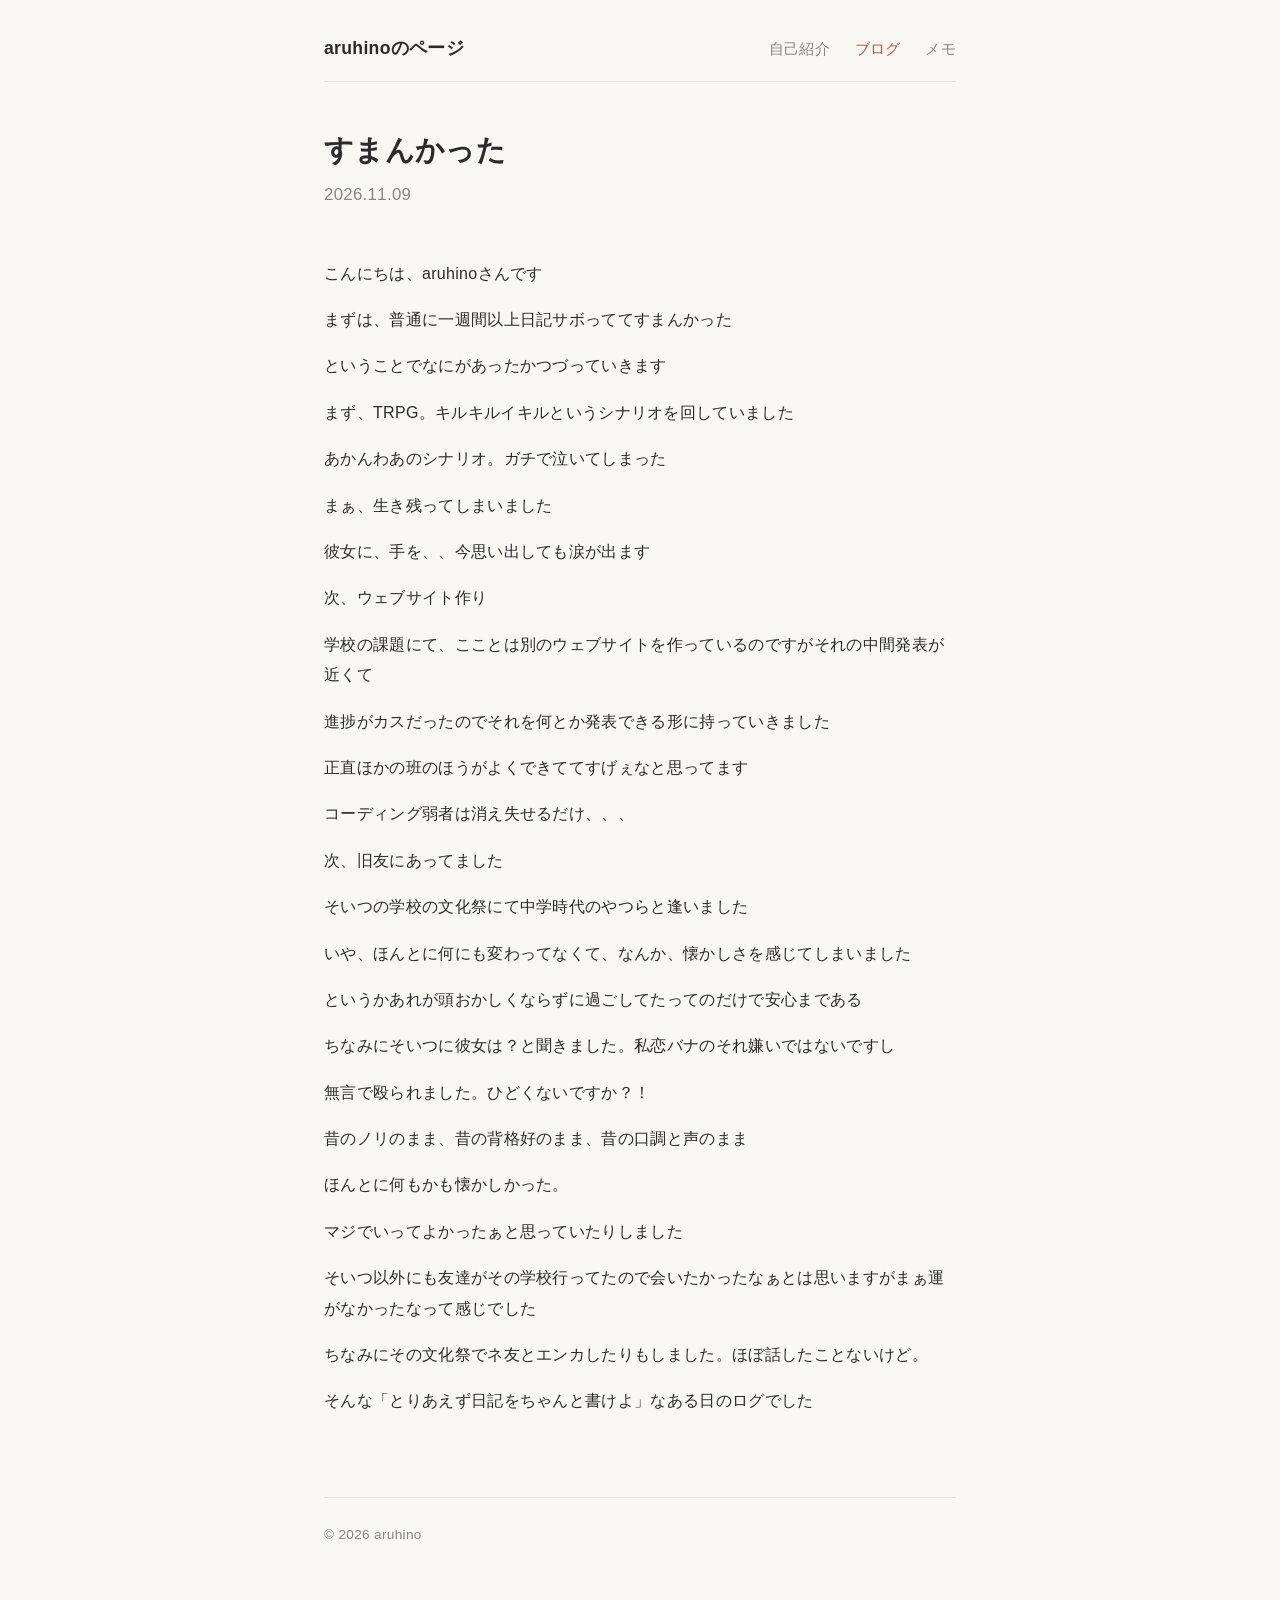
<file: 2026-11-09.html>
<!DOCTYPE html>
<html lang="ja">
<head>
  <meta charset="UTF-8">
  <meta name="viewport" content="width=device-width, initial-scale=1">
  <title>すまんかった | aruhinoのページ</title>
  <!-- blog フォルダの中にあるので、パスの先頭に ../ が付く -->
  <link rel="stylesheet" href=style.css>
</head>
<body>

  <header>
    <a class="site-title" href=index.html>aruhinoのページ</a>
    <nav>
      <a href=index.html>自己紹介</a>
      <a href=blog.html aria-current="page">ブログ</a>
      <a href=memo.html>メモ</a>
    </nav>
  </header>

  <main>
    <article>
      <h1>すまんかった</h1>
      <p class="lead"><time datetime="2026-11-09">2026.11.09</time></p>

      <!--<p>ここに記事の本文を書きます。段落ごとに &lt;p&gt; で囲みます。</p>

      <h2>見出し</h2>
      <p>新しい記事は、このファイルをコピーして名前を変え(例: 2026-10-23.html)、
      blog.html の一覧にリンクを足せば追加できます。</p>-->
      <h2></h2>
      <p>こんにちは、aruhinoさんです</p>
      <p>まずは、普通に一週間以上日記サボっててすまんかった</p>
      <p>ということでなにがあったかつづっていきます</p>
      <p>まず、TRPG。キルキルイキルというシナリオを回していました</p>
      <p>あかんわあのシナリオ。ガチで泣いてしまった</p>
      <p>まぁ、生き残ってしまいました</p>
      <p>彼女に、手を、、今思い出しても涙が出ます</p>
      <p>次、ウェブサイト作り</p>
      <p>学校の課題にて、こことは別のウェブサイトを作っているのですがそれの中間発表が近くて</p>
      <p>進捗がカスだったのでそれを何とか発表できる形に持っていきました</p>
      <p>正直ほかの班のほうがよくできててすげぇなと思ってます</p>
      <p>コーディング弱者は消え失せるだけ、、、</p>
      <p>次、旧友にあってました</p>
      <p>そいつの学校の文化祭にて中学時代のやつらと逢いました</p>
      <p>いや、ほんとに何にも変わってなくて、なんか、懐かしさを感じてしまいました</p>
      <p>というかあれが頭おかしくならずに過ごしてたってのだけで安心まである</p>
      <p>ちなみにそいつに彼女は？と聞きました。私恋バナのそれ嫌いではないですし</p>
      <p>無言で殴られました。ひどくないですか？！</p>
      <p>昔のノリのまま、昔の背格好のまま、昔の口調と声のまま</p>
      <p>ほんとに何もかも懐かしかった。</p>
      <p>マジでいってよかったぁと思っていたりしました</p>
      <p>そいつ以外にも友達がその学校行ってたので会いたかったなぁとは思いますがまぁ運がなかったなって感じでした</p>
      <p>ちなみにその文化祭でネ友とエンカしたりもしました。ほぼ話したことないけど。</p>
      <p>そんな「とりあえず日記をちゃんと書けよ」なある日のログでした</p>
    </article>
    </article>
  </main>

  <footer>© 2026 aruhino</footer>

</body>
</html>
</file>
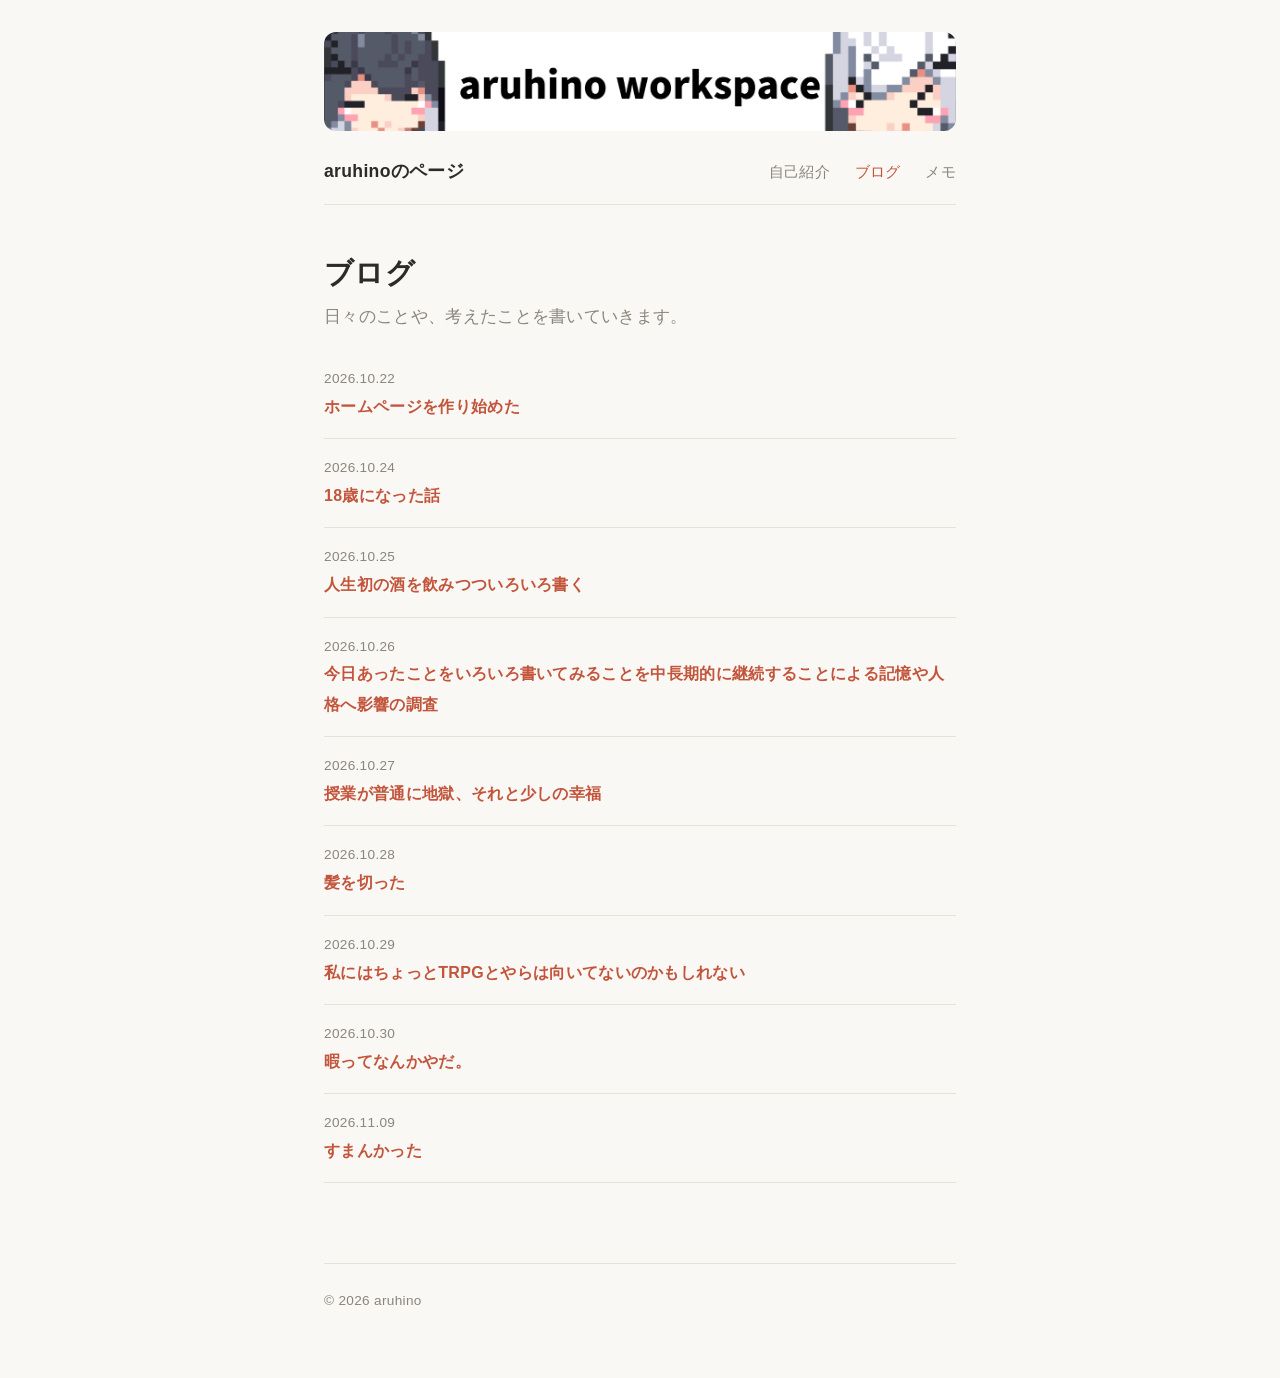
<file: blog.html>
<!DOCTYPE html>
<html lang="ja">
   <img class="hero" src="header.png" alt="サイトのヘッダー画像">
<head>
  <meta charset="UTF-8">
  <meta name="viewport" content="width=device-width, initial-scale=1">
  <title>ブログ | aruhinoのページ</title>
  <link rel="stylesheet" href="style.css">
</head>
<body>

  <header>
    <a class="site-title" href="index.html">aruhinoのページ</a>
    <nav>
      <a href="index.html">自己紹介</a>
      <a href="blog.html" aria-current="page">ブログ</a>
      <a href="memo.html">メモ</a>
    </nav>
  </header>

  <main>
    <h1>ブログ</h1>
    <p class="lead">日々のことや、考えたことを書いていきます。</p>

    <!-- 記事を書いたら、この <li> をコピーして上に足していく(新しい順) -->
    <ul class="entry-list">
      <li>
        <time datetime="2026-10-22">2026.10.22</time>
        <a href="sample.html">ホームページを作り始めた</a>
      </li>
      <li>
        <time datetime="2026-10-24">2026.10.24</time>
        <a href="2026-10-24.html">18歳になった話</a>
      </li>
      <li>
        <time datetime="2026-10-25">2026.10.25</time>
        <a href="2026-10-25.html">人生初の酒を飲みつついろいろ書く</a>
      </li>
      <li>
        <time datetime="2026-10-26">2026.10.26</time>
        <a href="2026-10-26.html">今日あったことをいろいろ書いてみることを中長期的に継続することによる記憶や人格へ影響の調査</a>
      </li>
      <li>
        <time datetime="2026-10-27">2026.10.27</time>
        <a href="2026-10-27.html">授業が普通に地獄、それと少しの幸福</a>
      </li>
      <li>
        <time datetime="2026-10-28">2026.10.28</time>
        <a href="2026-10-28.html">髪を切った</a>
      </li>
      <li>
        <time datetime="2026-10-29">2026.10.29</time>
        <a href="2026-10-29.html">私にはちょっとTRPGとやらは向いてないのかもしれない</a>
      </li>
      <li>
        <time datetime="2026-10-30">2026.10.30</time>
        <a href="2026-10-30.html">暇ってなんかやだ。</a>
      </li>
      <li>
        <time datetime="2026-10-30">2026.11.09</time>
        <a href="2026-11-09.html">すまんかった</a>
      </li>
    </ul>
  </main>

  <footer>© 2026 aruhino</footer>

</body>
</html>
</file>
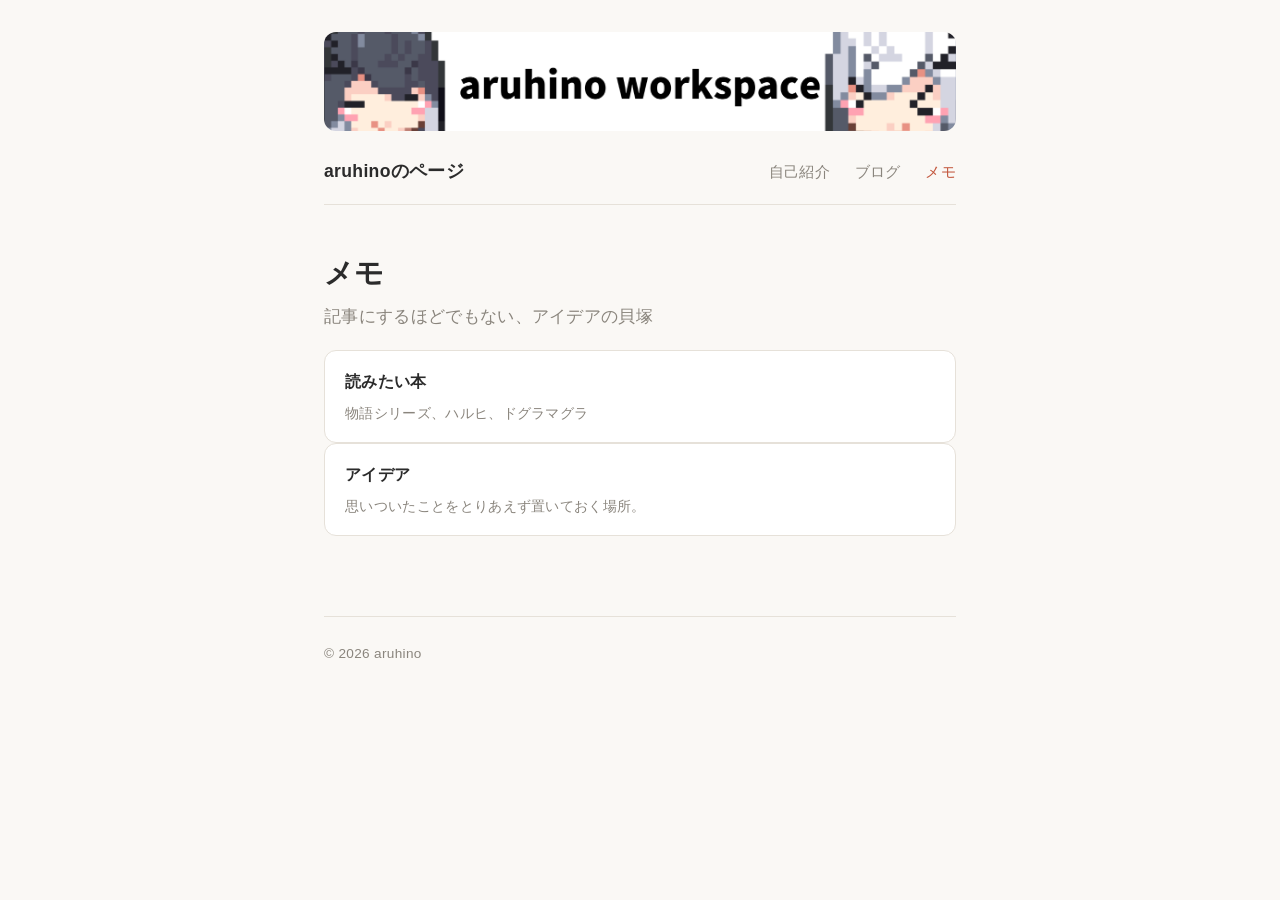
<file: memo.html>
<!DOCTYPE html>
<html lang="ja">
  <img class="hero" src="header.png" alt="サイトのヘッダー画像">
<head>
  <meta charset="UTF-8">
  <meta name="viewport" content="width=device-width, initial-scale=1">
  <title>メモ | aruhinoのページ</title>
  <link rel="stylesheet" href="style.css">
</head>
<body>

  <header>
    <a class="site-title" href="index.html">aruhinoのページ</a>
    <nav>
      <a href="index.html">自己紹介</a>
      <a href="blog.html">ブログ</a>
      <a href="memo.html" aria-current="page">メモ</a>
    </nav>
  </header>

  <main>
    <h1>メモ</h1>
    <p class="lead">記事にするほどでもない、アイデアの貝塚</p>

    <!-- メモを足すときは <article class="memo"> ごとコピーする -->
    <div class="memo-grid"></div>
      <article class="memo">
        <h3>読みたい本</h3>
        <p>物語シリーズ、ハルヒ、ドグラマグラ</p>
      </article>

      <article class="memo">
        <h3>アイデア</h3>
        <p>思いついたことをとりあえず置いておく場所。</p>
      </article>
    </div>
  </main>

  <footer>© 2026 aruhino</footer>

</body>
</html>
</file>
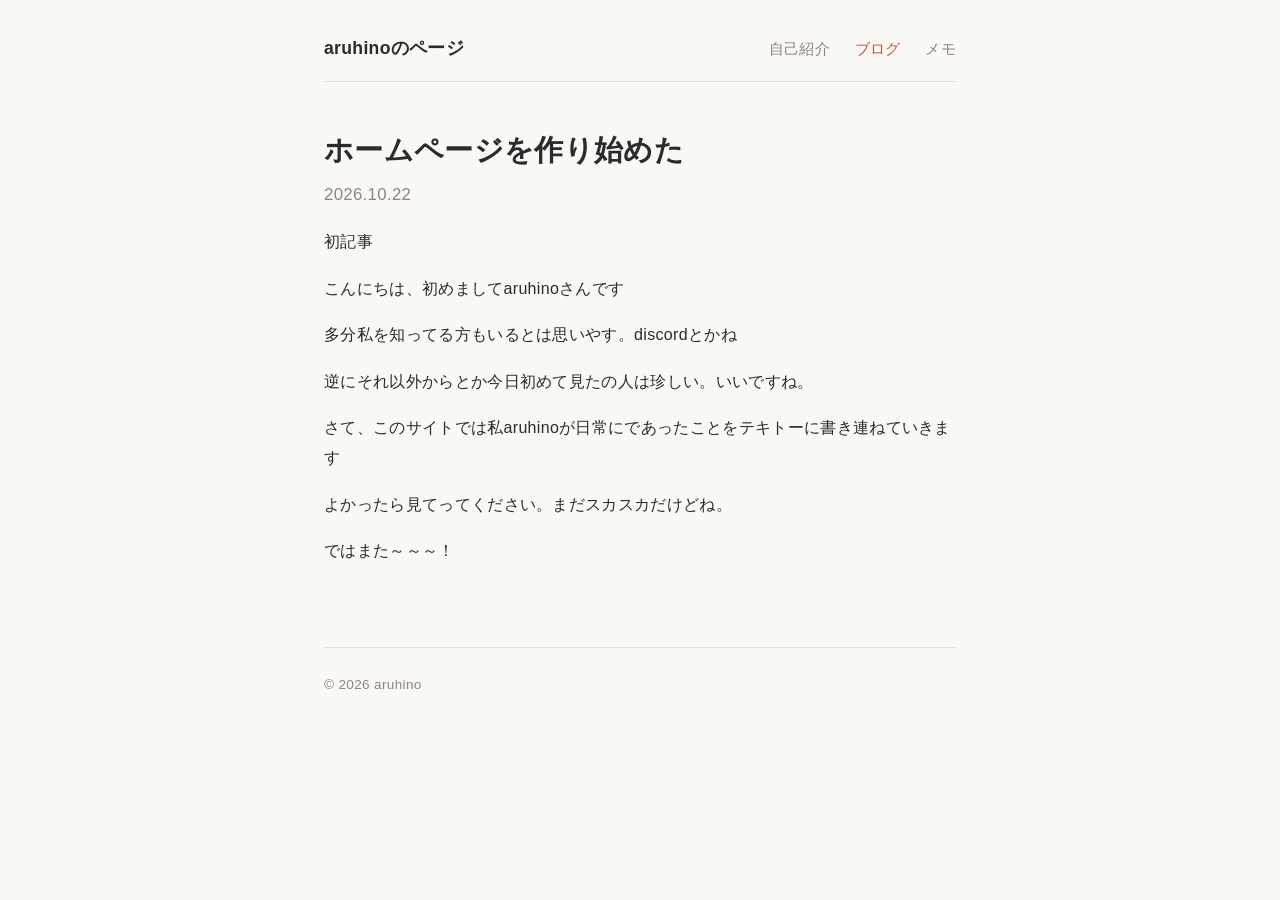
<file: sample.html>
<!DOCTYPE html>
<html lang="ja">
<head>
  <meta charset="UTF-8">
  <meta name="viewport" content="width=device-width, initial-scale=1">
  <title>ホームページを作り始めた | aruhinoのページ</title>
  <!-- blog フォルダの中にあるので、パスの先頭に ../ が付く -->
  <link rel="stylesheet" href=style.css>
</head>
<body>

  <header>
    <a class="site-title" href=index.html>aruhinoのページ</a>
    <nav>
      <a href=index.html>自己紹介</a>
      <a href=blog.html aria-current="page">ブログ</a>
      <a href=memo.html>メモ</a>
    </nav>
  </header>

  <main>
    <article>
      <h1>ホームページを作り始めた</h1>
      <p class="lead"><time datetime="2026-10-22">2026.10.22</time></p>

      <!--<p>ここに記事の本文を書きます。段落ごとに &lt;p&gt; で囲みます。</p>

      <h2>見出し</h2>
      <p>新しい記事は、このファイルをコピーして名前を変え(例: 2026-10-23.html)、
      blog.html の一覧にリンクを足せば追加できます。</p>-->
      <h>初記事</h>
      <p>こんにちは、初めましてaruhinoさんです</p>
      <p>多分私を知ってる方もいるとは思いやす。discordとかね</p>
      <p>逆にそれ以外からとか今日初めて見たの人は珍しい。いいですね。</p>
      <p>さて、このサイトでは私aruhinoが日常にであったことをテキトーに書き連ねていきます</p>
      <p>よかったら見てってください。まだスカスカだけどね。</p>
      <p>ではまた～～～！</p>
    </article>
    </article>
  </main>

  <footer>© 2026 aruhino</footer>

</body>
</html>
</file>
<file: style.css>
/* ==========================================
   見た目の設定はここだけ。
   色を変えたいときは :root の中を触ればOK
   ========================================== */

:root {
  --bg: #faf8f5;        /* 背景 */
  --text: #2b2b2b;      /* 本文の文字色 */
  --muted: #8a857d;     /* 日付など控えめな文字 */
  --accent: #c2553b;    /* アクセント色(リンクなど) */
  --line: #e6e1d9;      /* 区切り線・枠線 */
  --card: #ffffff;      /* カードの背景 */
}

/* ダークモード(OSの設定に合わせて自動で切り替わる) */
@media (prefers-color-scheme: dark) {
  :root {
    --bg: #1c1b19;
    --text: #e8e4dc;
    --muted: #8f8a80;
    --accent: #e8836a;
    --line: #333029;
    --card: #25231f;
  }
}

/* ---------- 全体 ---------- */
* { box-sizing: border-box; }

body {
  max-width: 42rem;
  margin: 0 auto;
  padding: 2rem 1.25rem 4rem;
  background: var(--bg);
  color: var(--text);
  font-family: "Hiragino Sans", "Yu Gothic", "Noto Sans JP", sans-serif;
  line-height: 1.9;
  letter-spacing: 0.02em;
}

a {
  color: var(--accent);
  text-underline-offset: 0.25em;
}

/* ---------- ヘッダー ---------- */
header {
  display: flex;
  justify-content: space-between;
  align-items: baseline;
  flex-wrap: wrap;
  gap: 0.5rem 1.5rem;
  padding-bottom: 1rem;
  margin-bottom: 3rem;
  border-bottom: 1px solid var(--line);
}

.site-title {
  font-size: 1.1rem;
  font-weight: bold;
  color: var(--text);
  text-decoration: none;
}

nav a {
  margin-left: 1.25rem;
  color: var(--muted);
  text-decoration: none;
  font-size: 0.95rem;
}
nav a:hover,
nav a[aria-current="page"] {
  color: var(--accent);
}

/* ---------- 見出し・本文 ---------- */
h1 {
  font-size: 1.8rem;
  line-height: 1.4;
  margin: 0 0 0.5rem;
}

h2 {
  font-size: 1.15rem;
  margin: 3rem 0 1rem;
}

.lead {
  font-size: 1.05rem;
  color: var(--muted);
  margin-top: 0;
}

/* ---------- リスト(ブログ・メモ共通) ---------- */
.entry-list {
  list-style: none;
  padding: 0;
  margin: 0;
}

.entry-list li {
  padding: 1rem 0;
  border-bottom: 1px solid var(--line);
}

.entry-list time {
  display: block;
  font-size: 0.85rem;
  color: var(--muted);
}

.entry-list a {
  font-weight: bold;
  text-decoration: none;
}
.entry-list a:hover { text-decoration: underline; }

/* ---------- メモのカード ---------- */
.memo-grid {
  display: grid;
  grid-template-columns: repeat(auto-fill, minmax(14rem, 1fr));
  gap: 1rem;
}

.memo {
  background: var(--card);
  border: 1px solid var(--line);
  border-radius: 0.75rem;
  padding: 1rem 1.25rem;
}

.memo h3 {
  margin: 0 0 0.25rem;
  font-size: 1rem;
}

.memo p {
  margin: 0;
  font-size: 0.9rem;
  color: var(--muted);
  line-height: 1.7;
}

/* ---------- フッター ---------- */
footer {
  margin-top: 5rem;
  padding-top: 1.5rem;
  border-top: 1px solid var(--line);
  color: var(--muted);
  font-size: 0.85rem;
}
.hero {
  display: block;
  width: 100%;
  height: auto;           /* 画像の縦横比のまま表示する */
  border-radius: 0.75rem;
  margin-bottom: 1.5rem;
}
</file>
